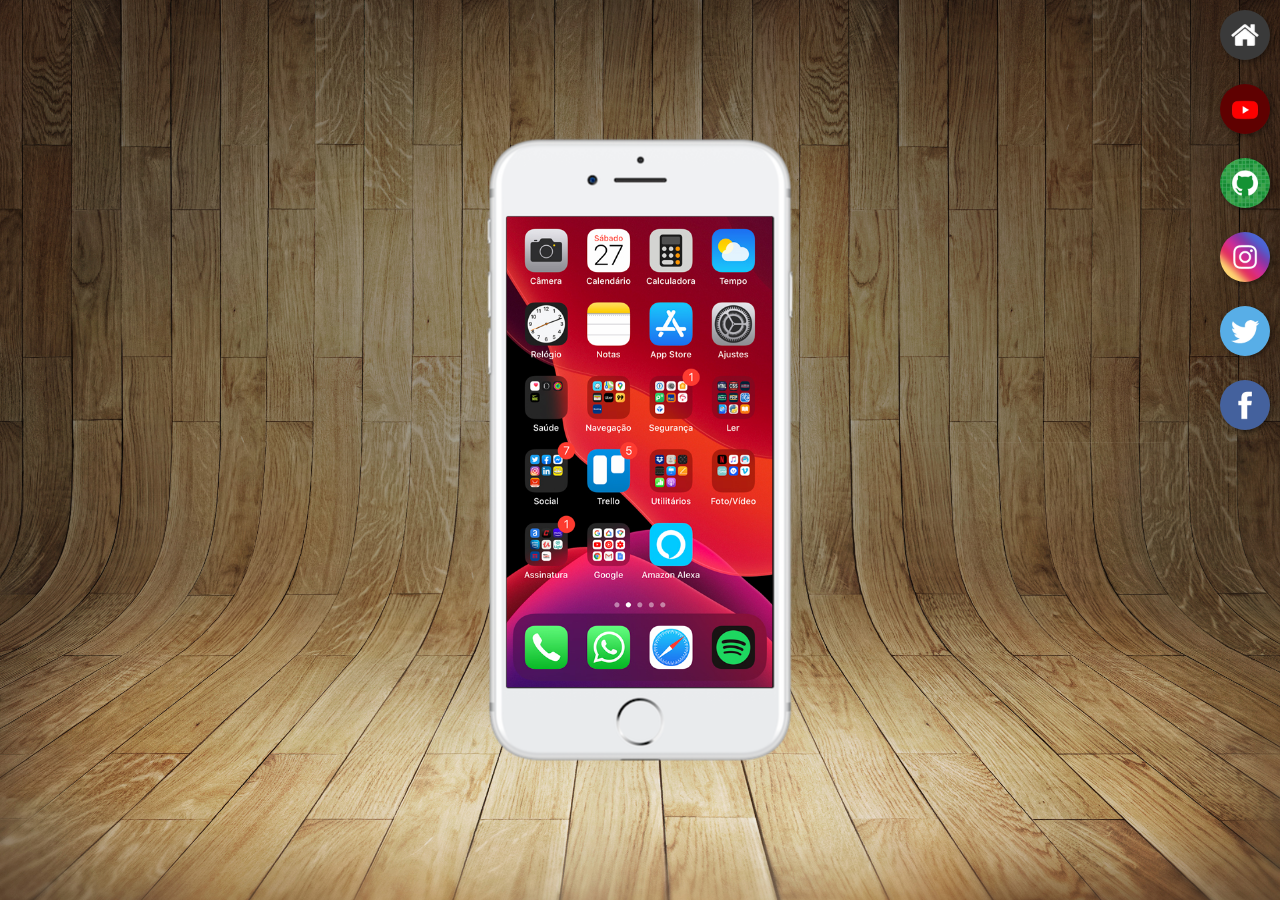
<file: index.html>
<!DOCTYPE html>
<html lang="pt-br">
<head>
    <meta charset="UTF-8">
    <meta name="viewport" content="width=device-width, initial-scale=1.0">
    <link rel="shortcut icon" href="favicon.ico" type="image/x-icon">
    <link rel="stylesheet" href="estilo/style.css">
    <title>Projeto Social</title>
</head>
<body>
    <main>
        <section id="telefone">
            <iframe src="home.html" name="tela" id="tela" frameborder="0">
                Seu navegador não é comptível com este recurso.
            </iframe>
        </section>

        <section id="redes-sociais">
            <a href="home.html" target="tela"><img src="imagens/logo-home.jpg" alt="Home"></a><br>
            <a href="youtube.html" target="tela"><img src="imagens/logo-youtube.jpg" alt="YouTube"></a><br>
            <a href="github.html" target="tela"><img src="imagens/logo-github.jpg" alt="Github"></a><br>
            <a href="instagram.html" target="tela"><img src="imagens/logo-instagram.jpg" alt="Instagram"></a><br>
            <a href="twitter.html" target="tela"><img src="imagens/logo-twitter.jpg" alt="Twitter"></a><br>
            <a href="facebook.html" target="tela"><img src="imagens/logo-facebook.jpg" alt="Facebook"></a>
        </section>
    </main>
</body>
</html>
</file>
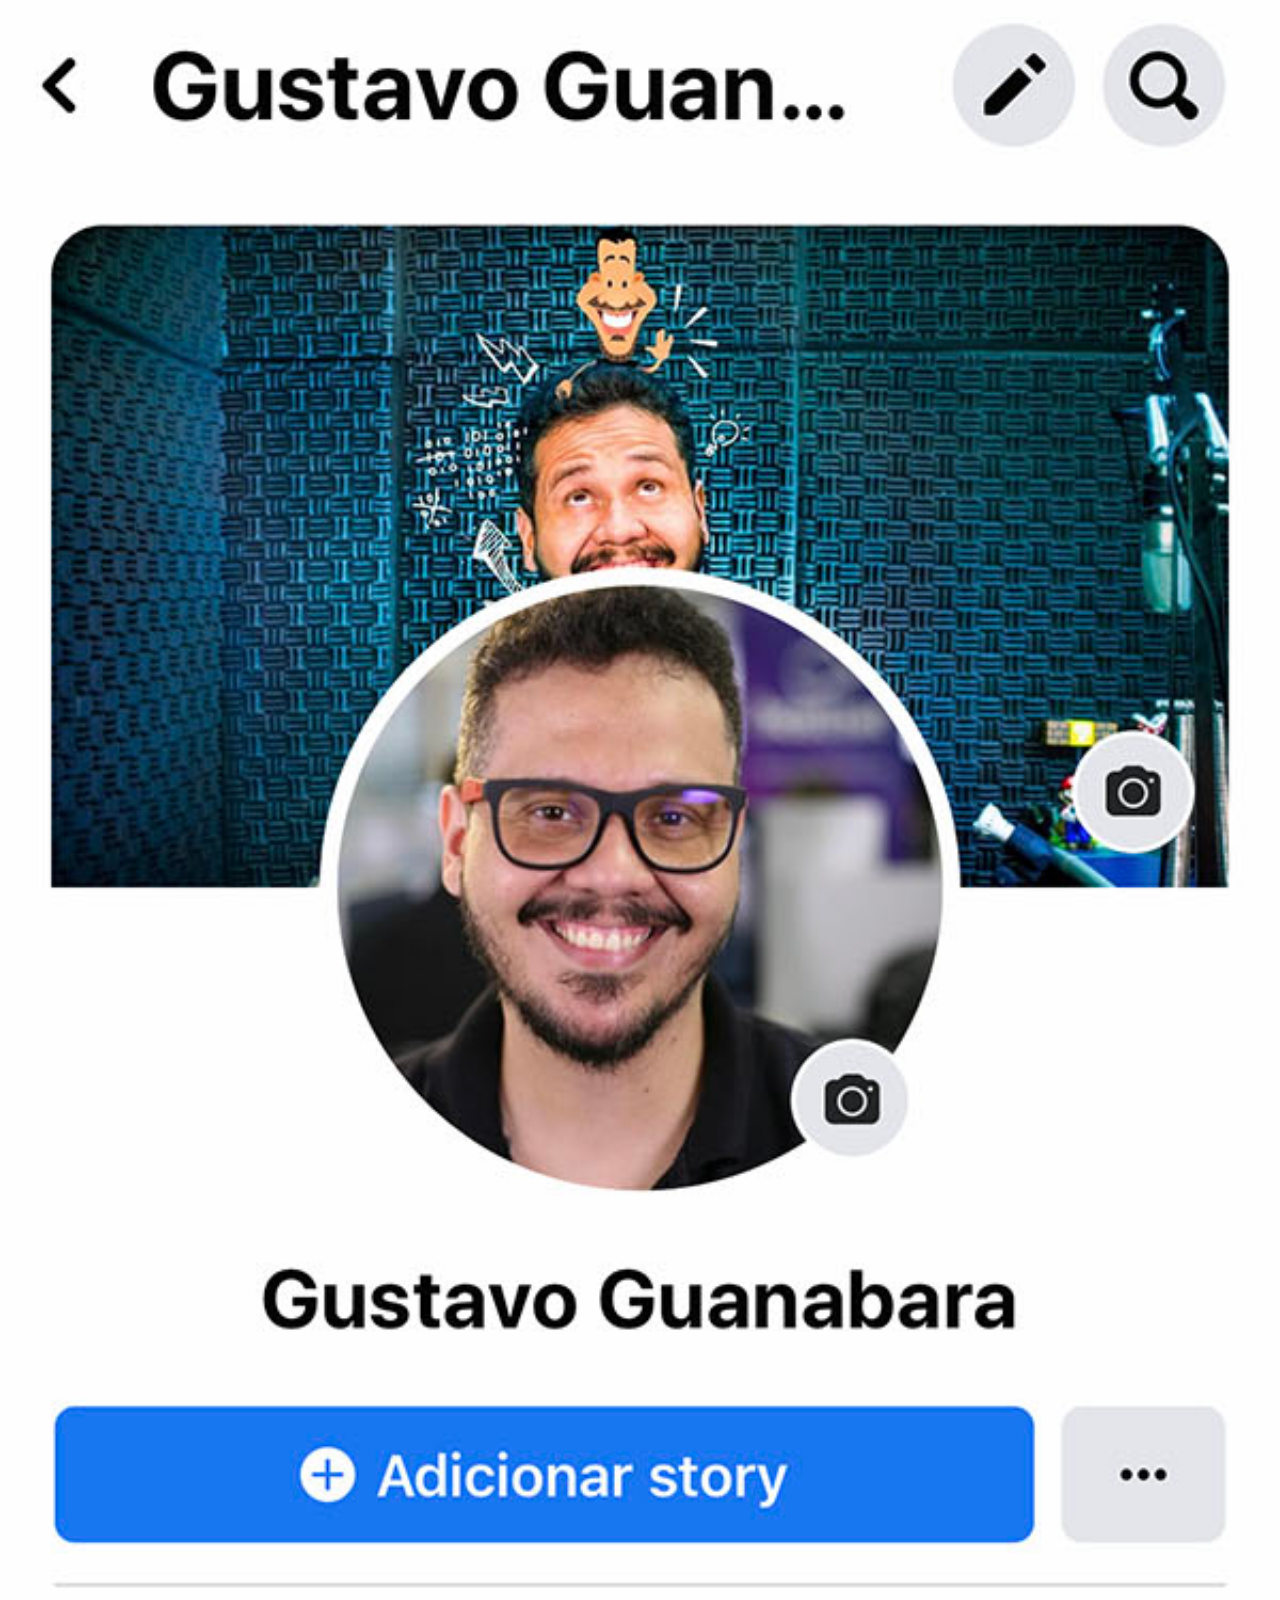
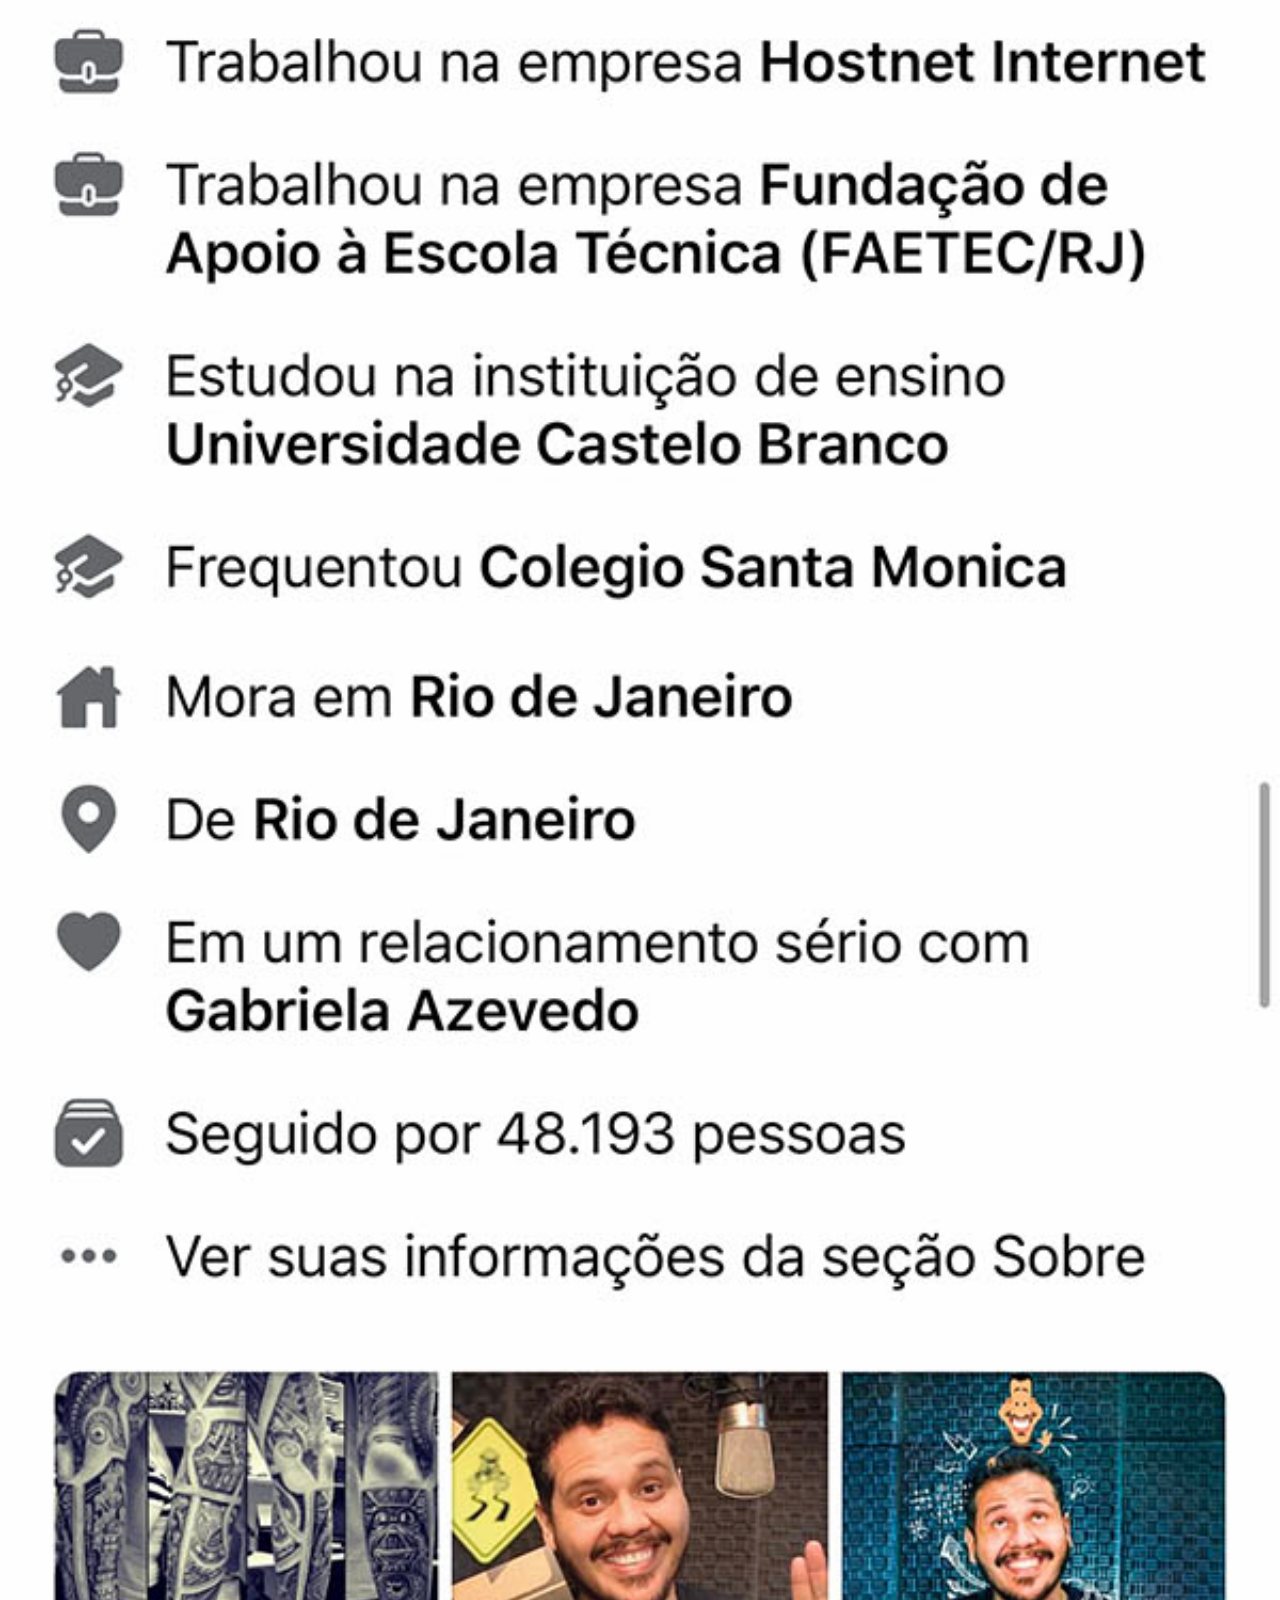
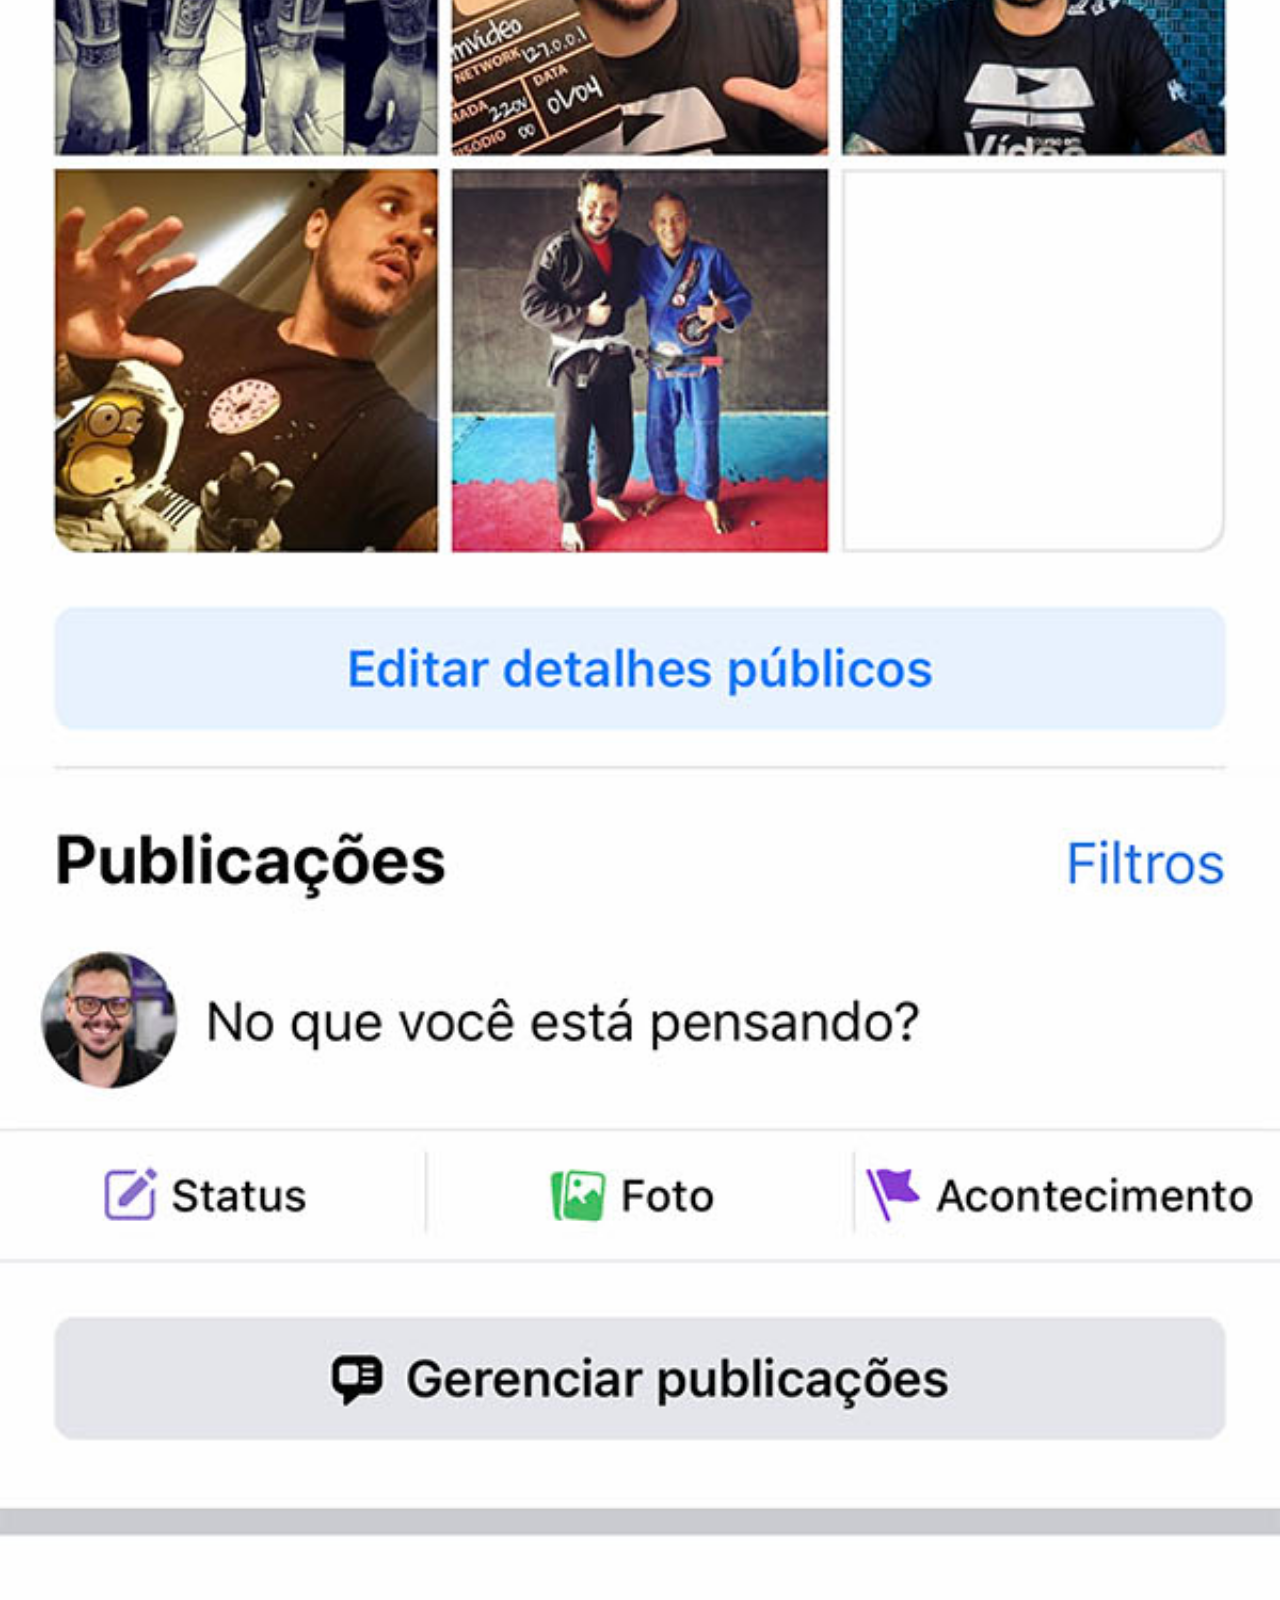
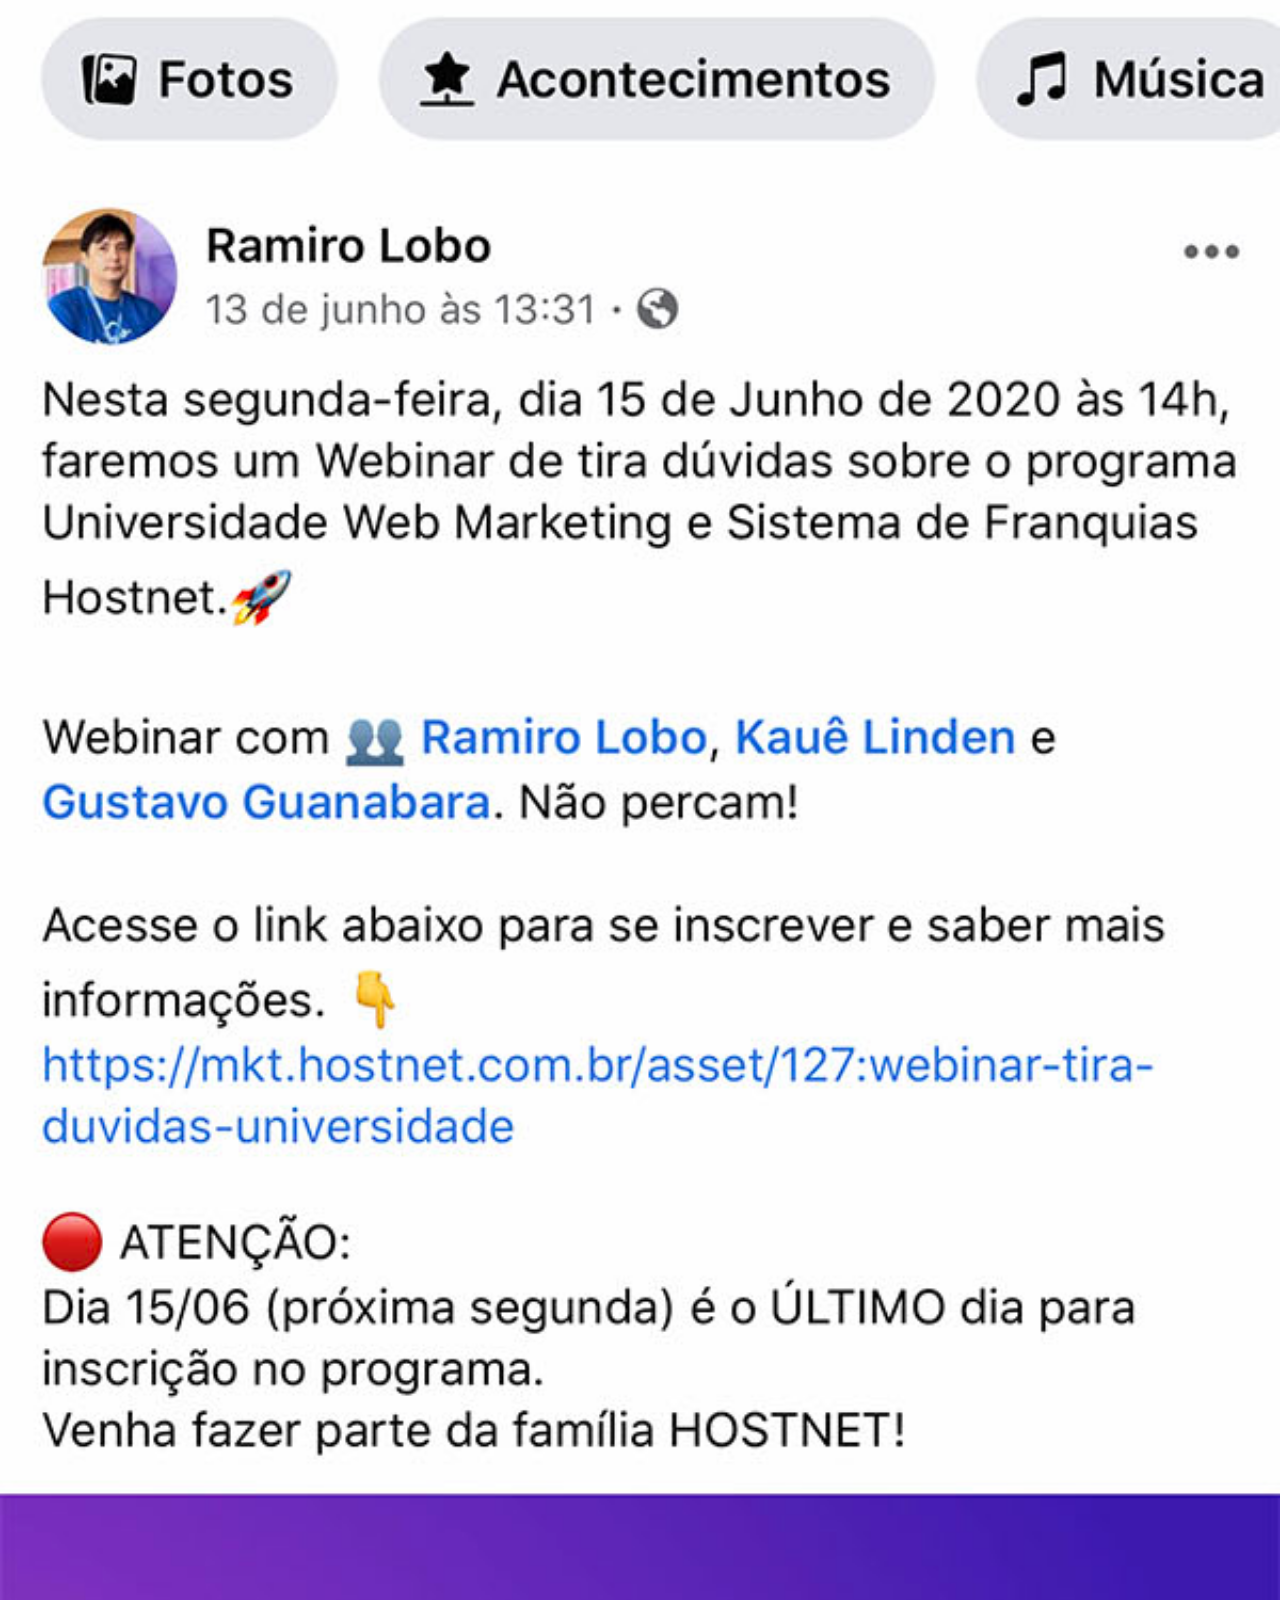
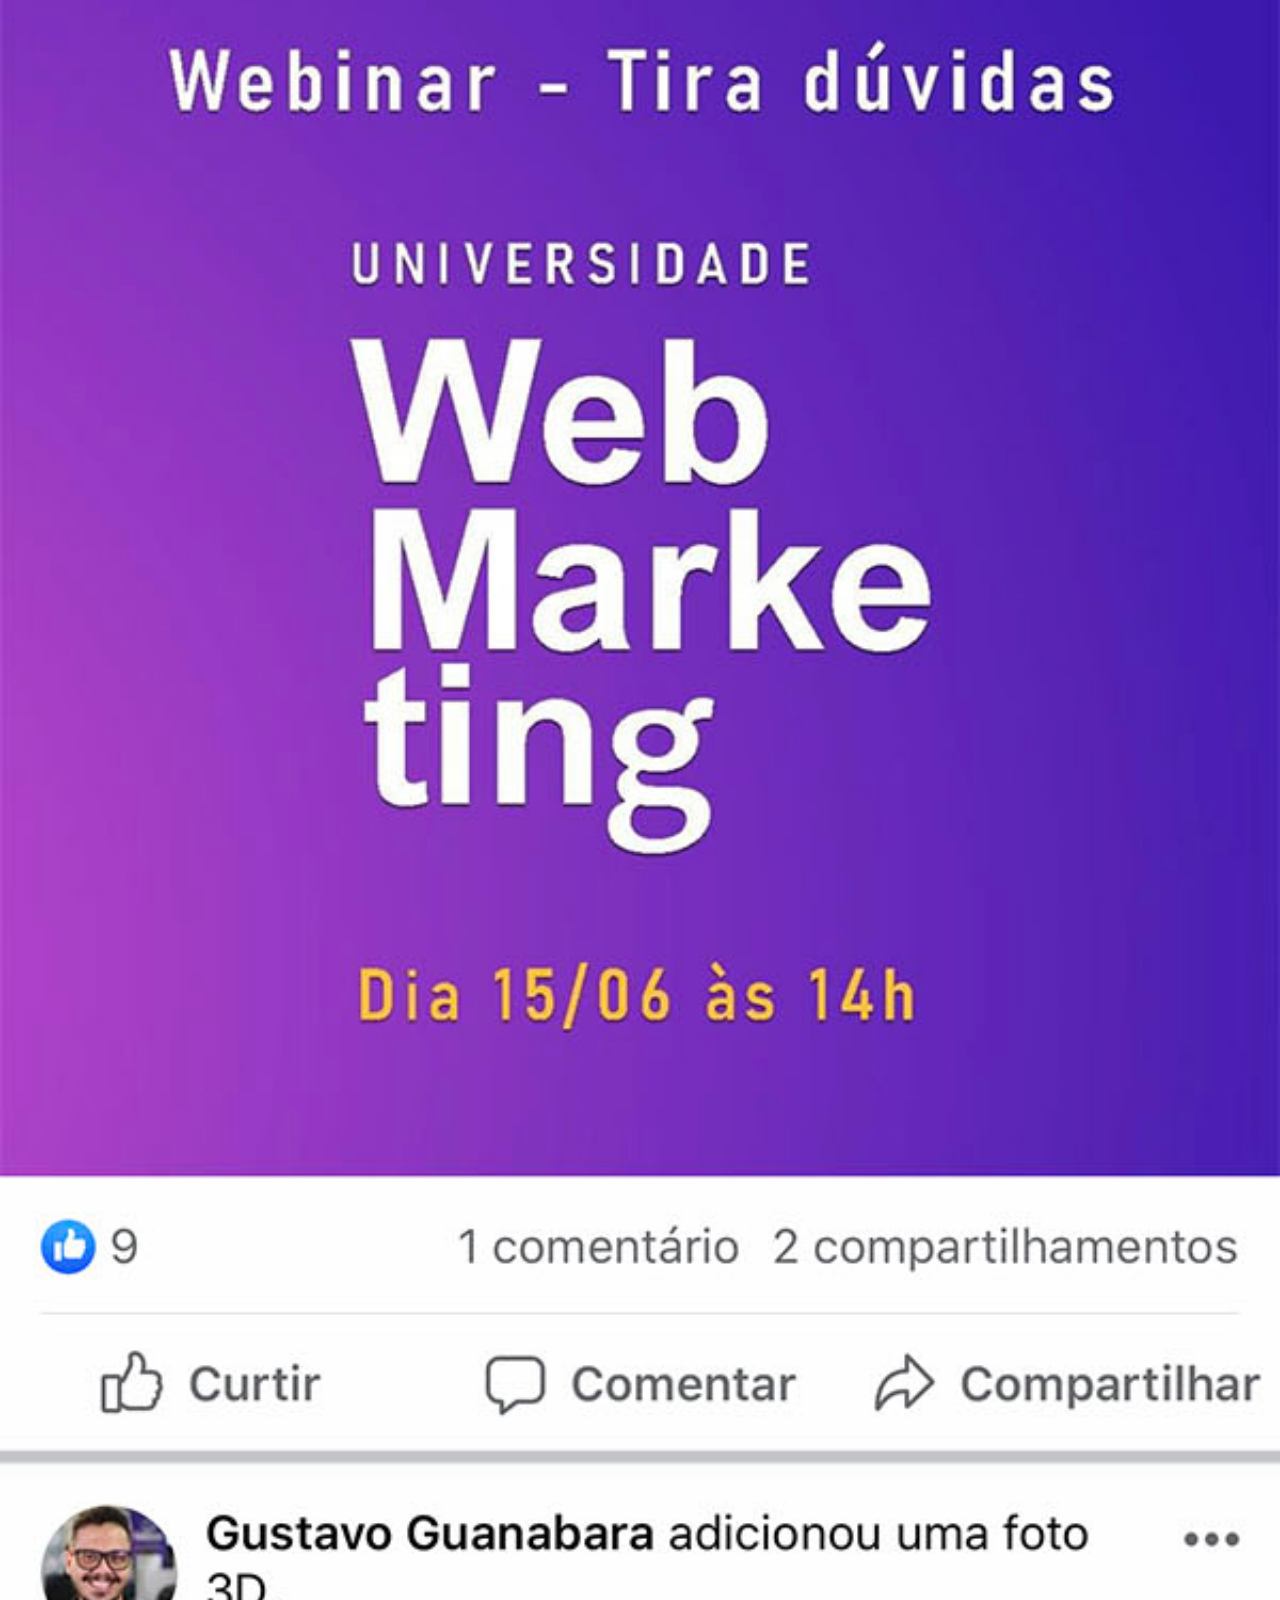
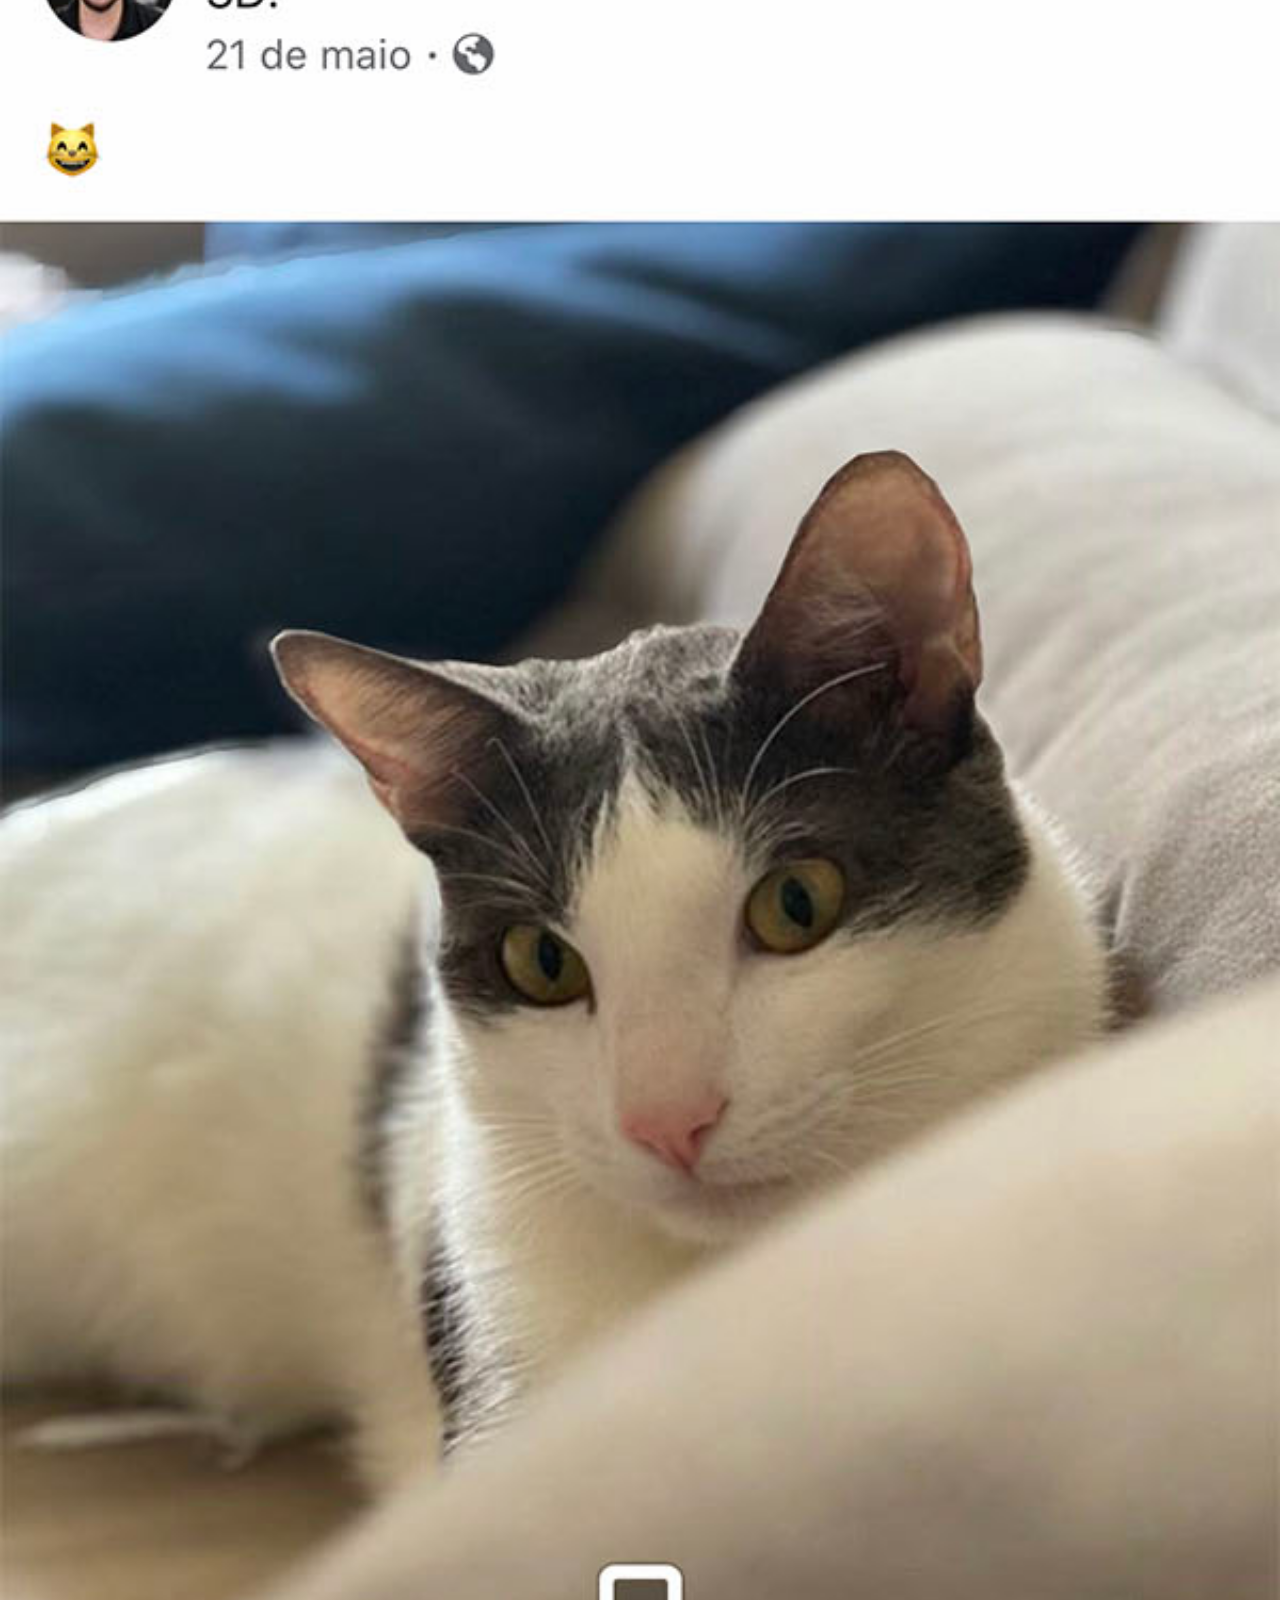
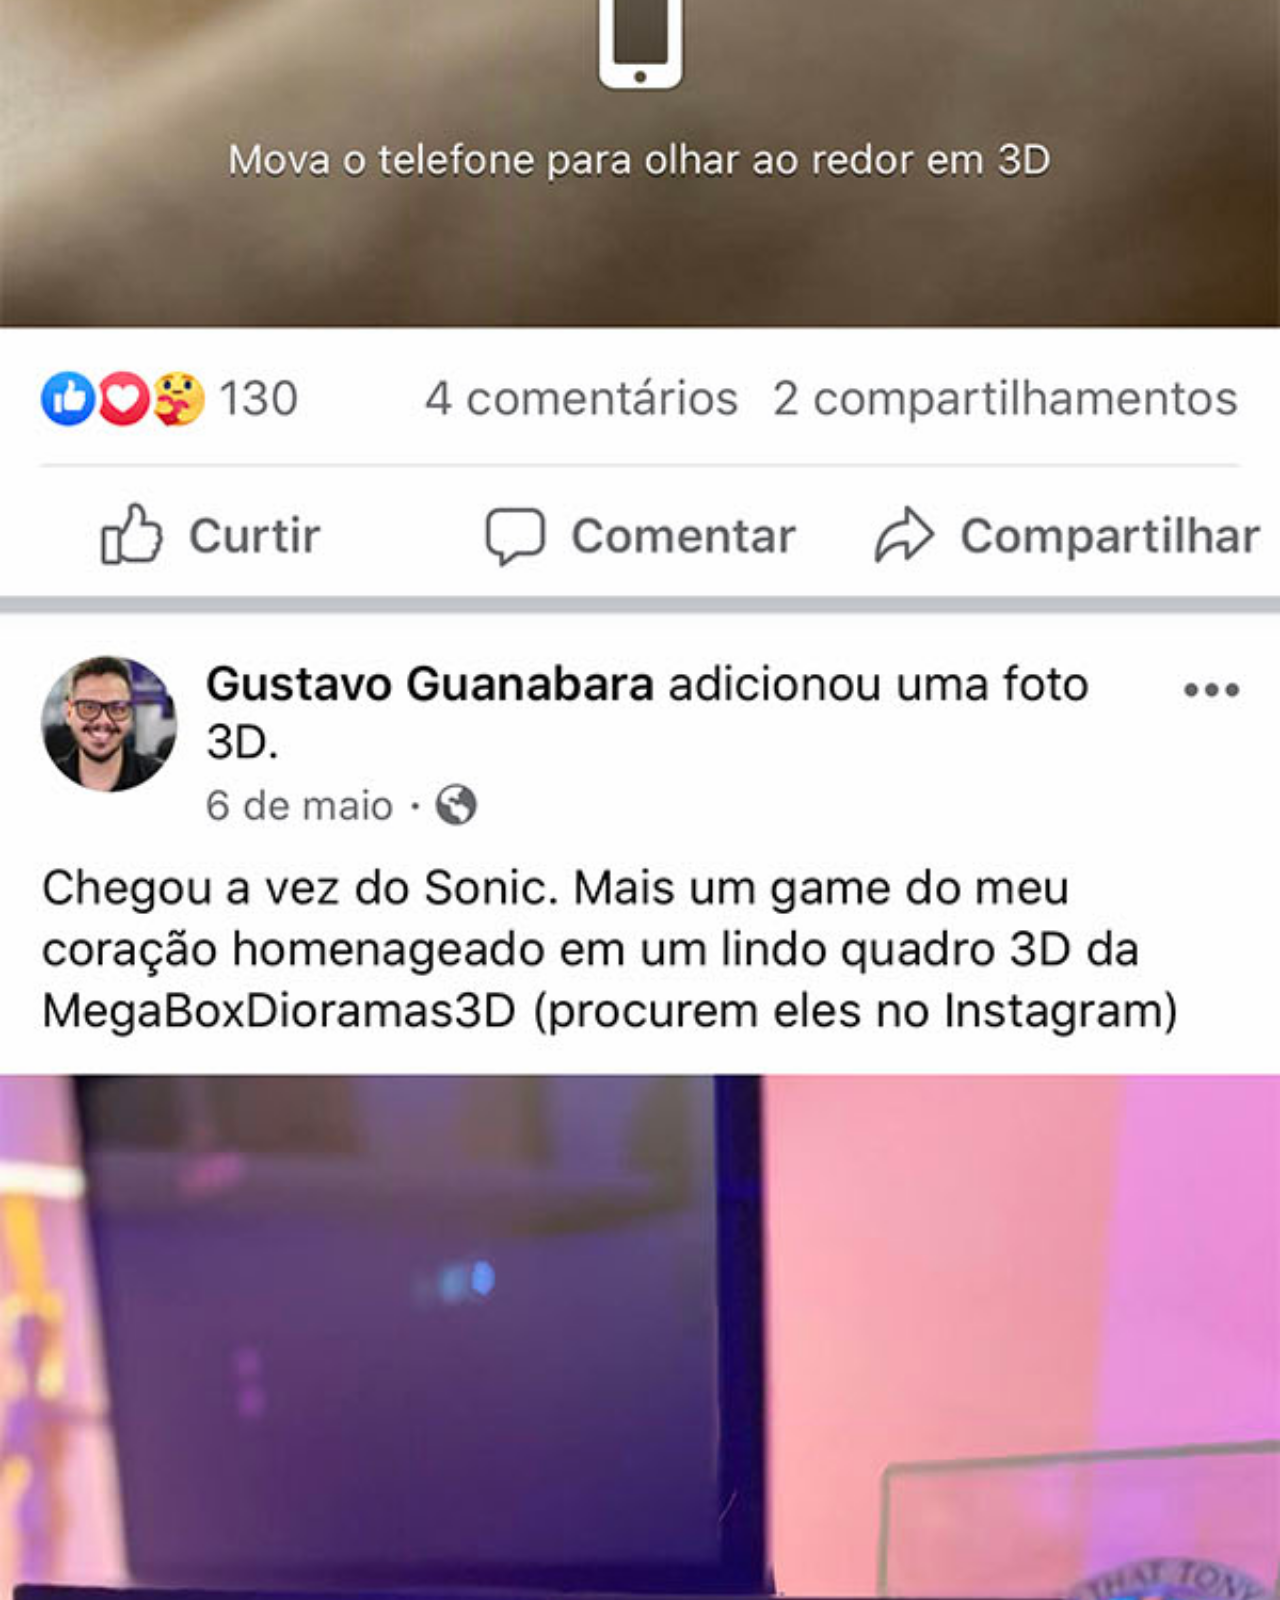
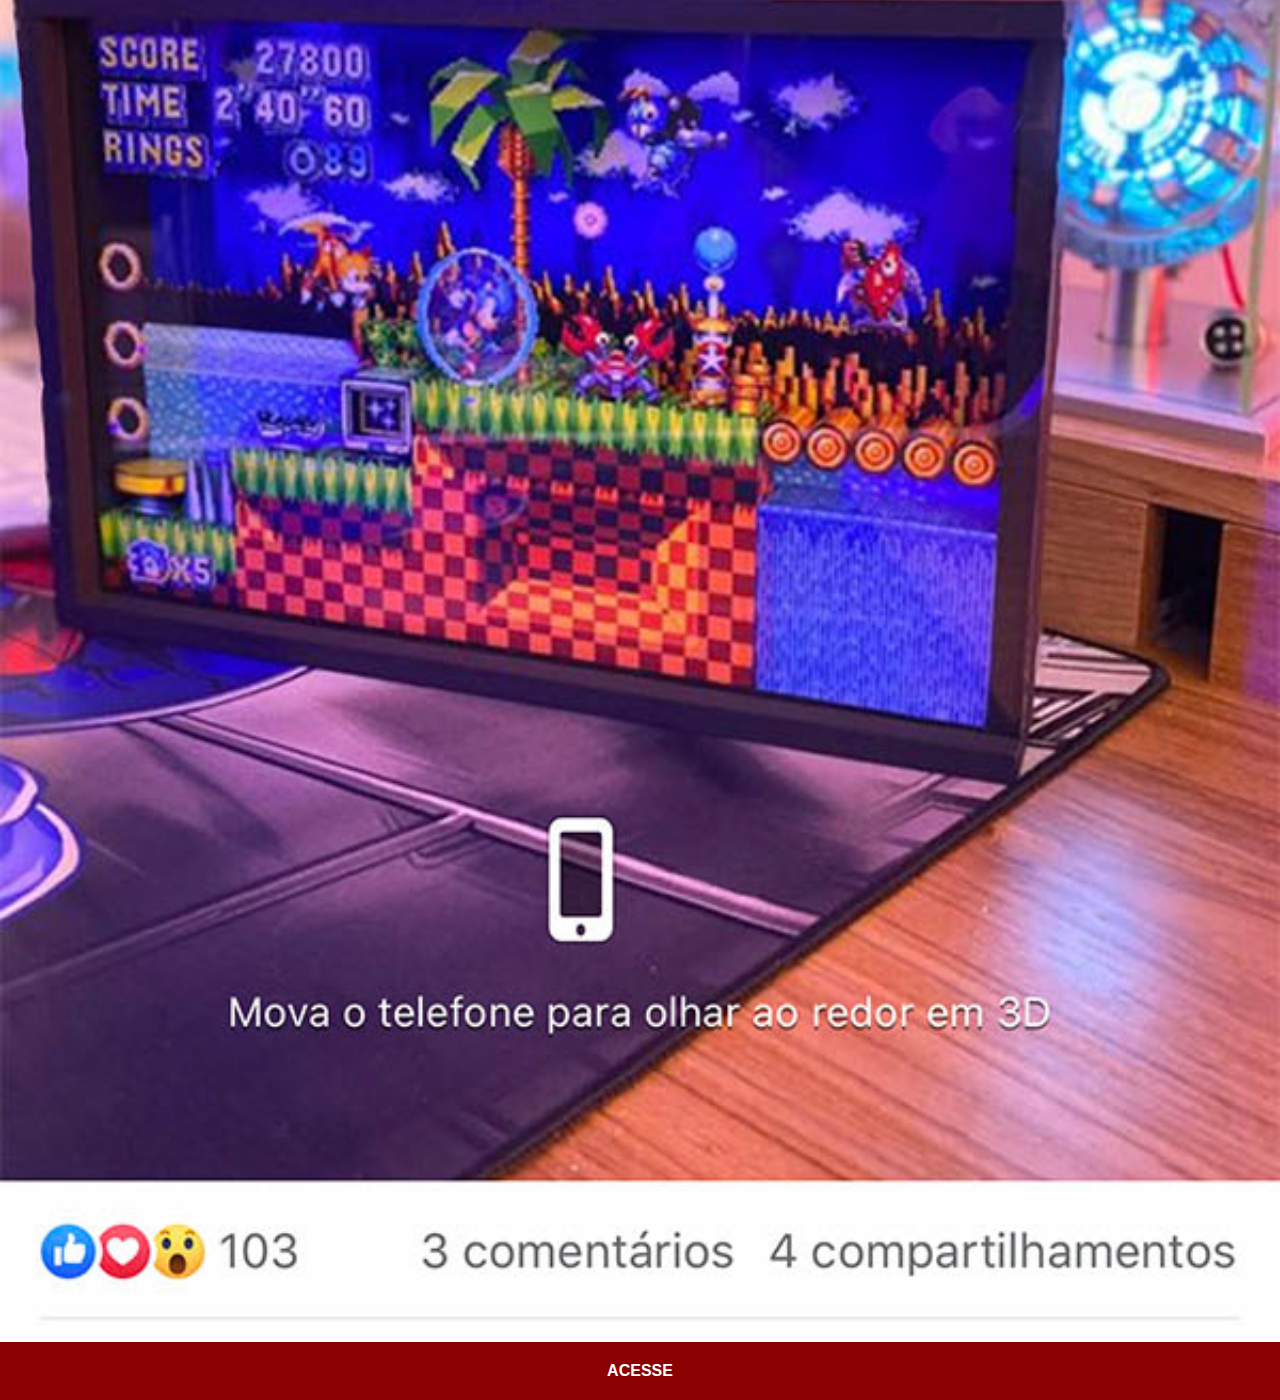
<file: facebook.html>
<!DOCTYPE html>
<html lang="pt-br">
<head>
    <meta charset="UTF-8">
    <meta name="viewport" content="width=device-width, initial-scale=1.0">
    <title>Facebook</title>
    <link rel="stylesheet" href="estilo/social.css">
</head>
<body>
    <img src="imagens/tela-facebook.jpg" alt="Facebook">
    <a href="https://www.facebook.com/gustavoguanabara" target="_blank">ACESSE</a>
</body>
</html>
</file>
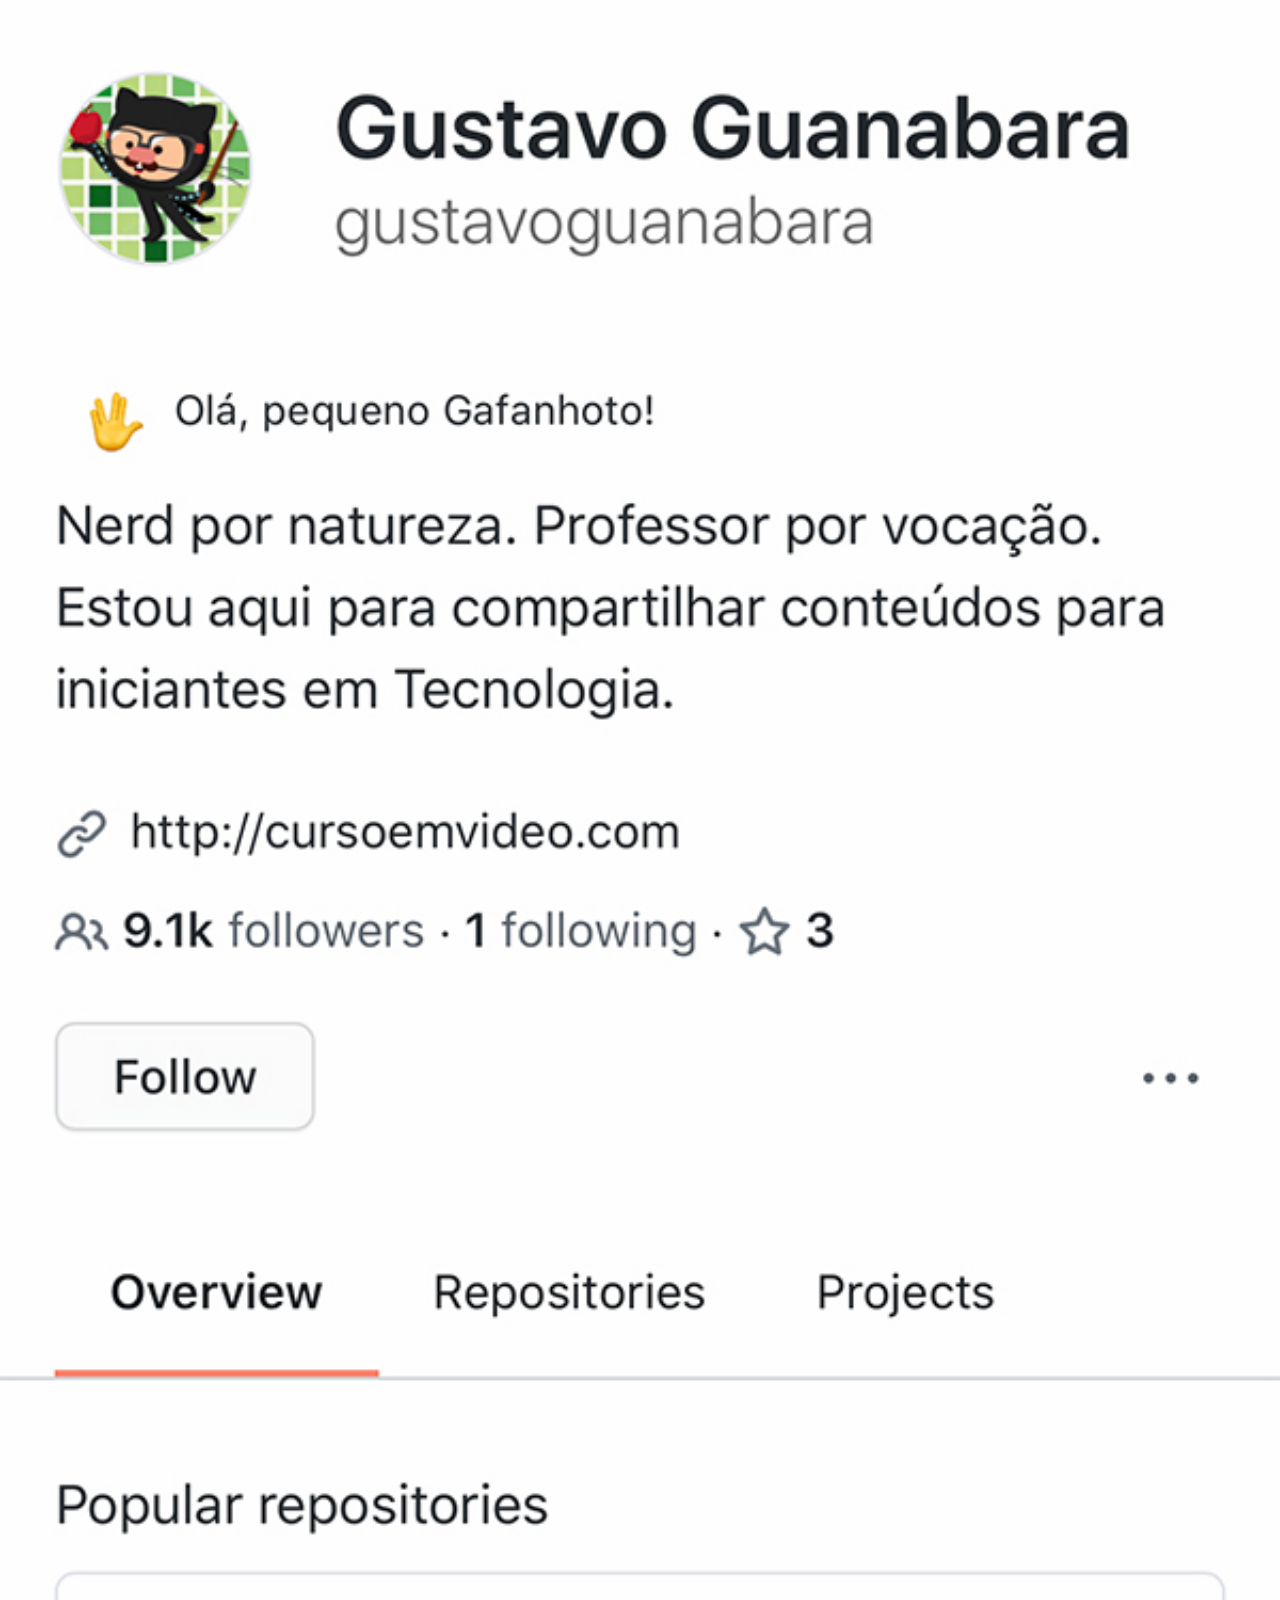
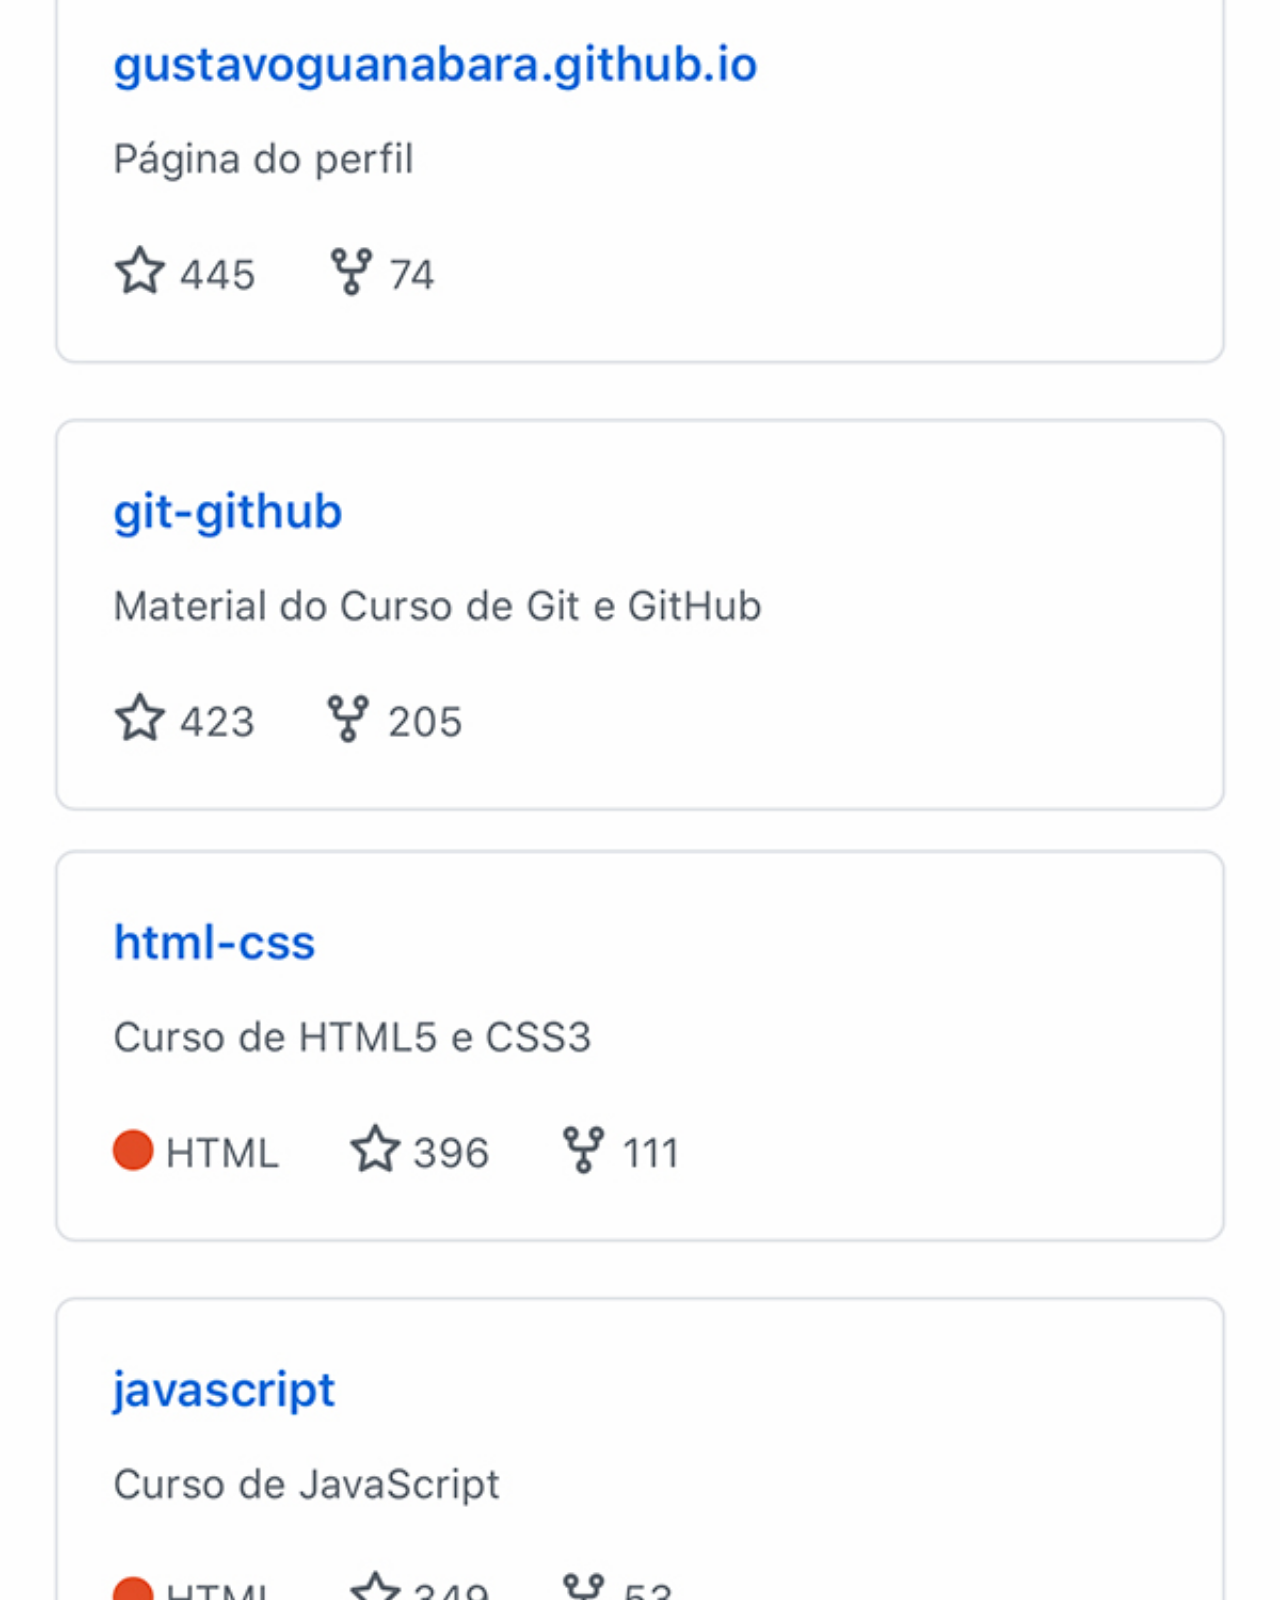
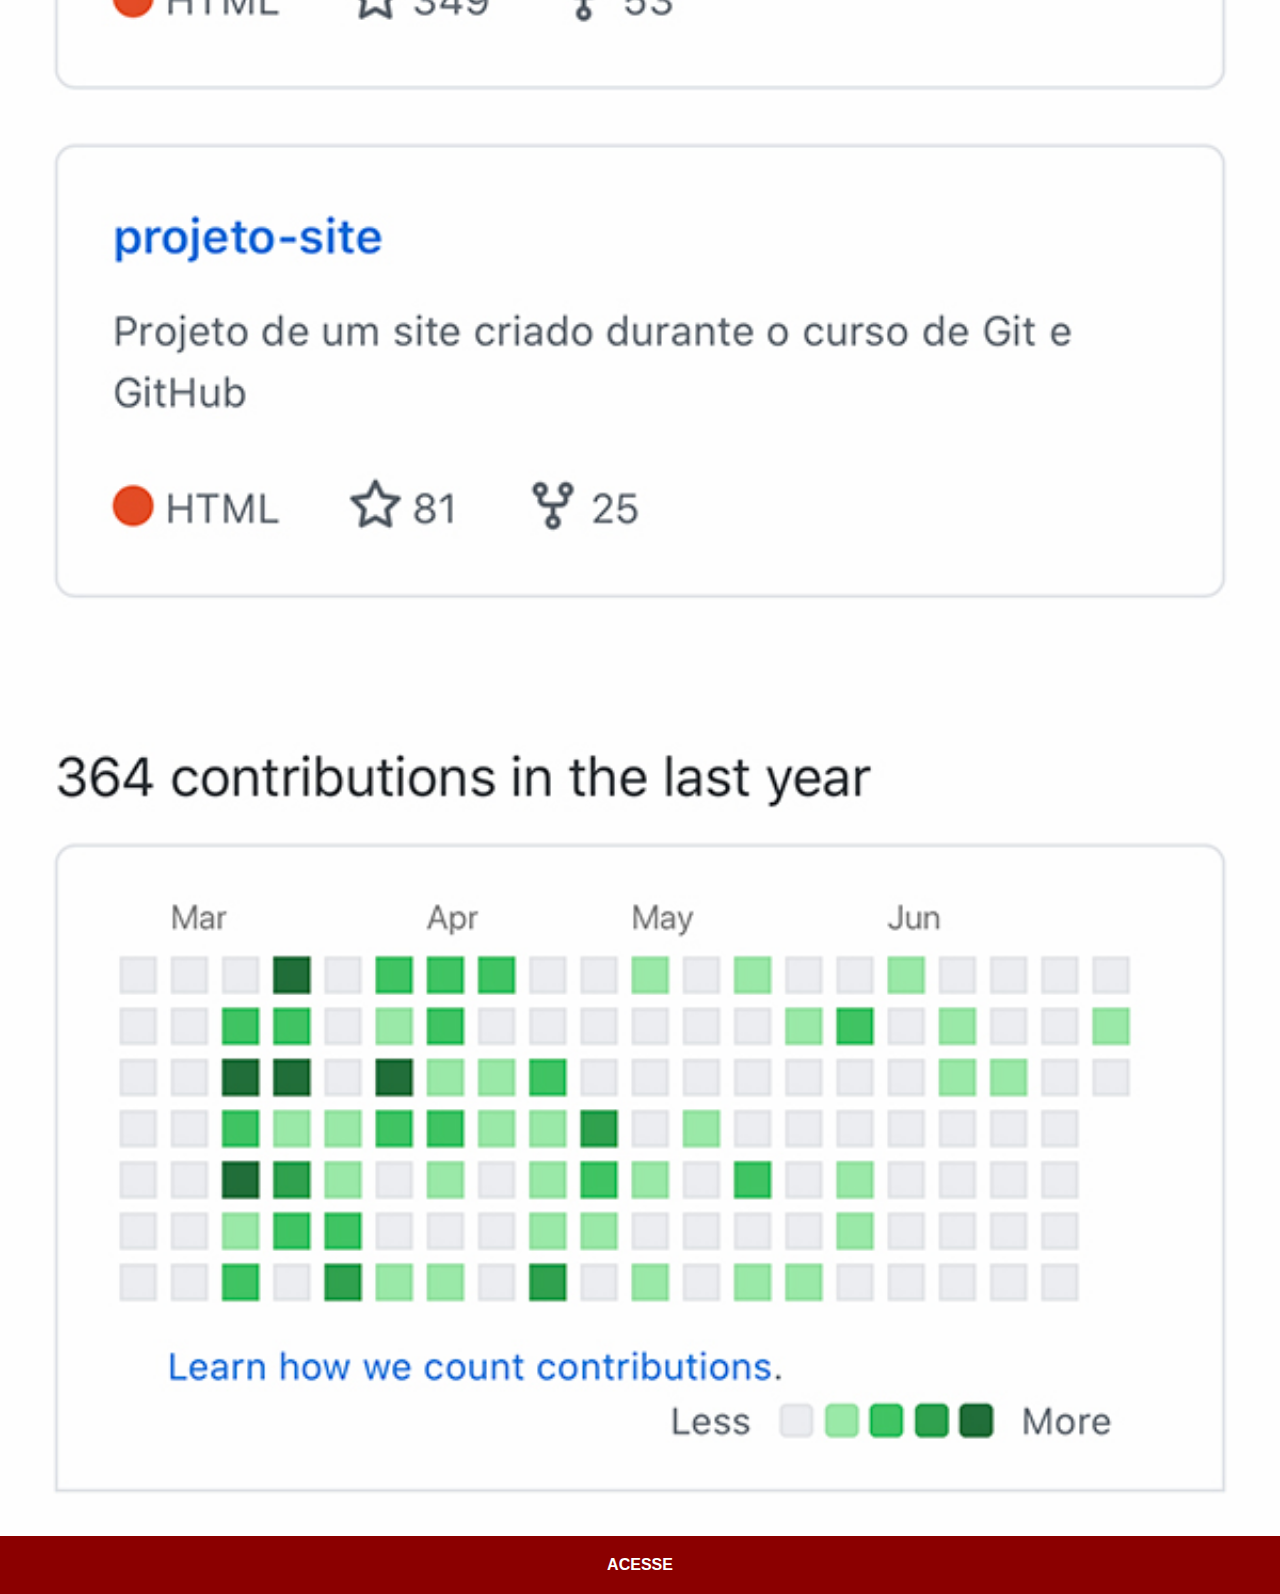
<file: github.html>
<!DOCTYPE html>
<html lang="pt-br">
<head>
    <meta charset="UTF-8">
    <meta name="viewport" content="width=device-width, initial-scale=1.0">
    <title>Github</title>
  <link rel="stylesheet" href="estilo/social.css">
    </style>
</head>
<body>
    <img src="imagens/tela-github.jpg" alt="Github">
    <a href="https://github.com/gustavoguanabara" target="_blank">ACESSE</a>
</body>
</html>
</file>
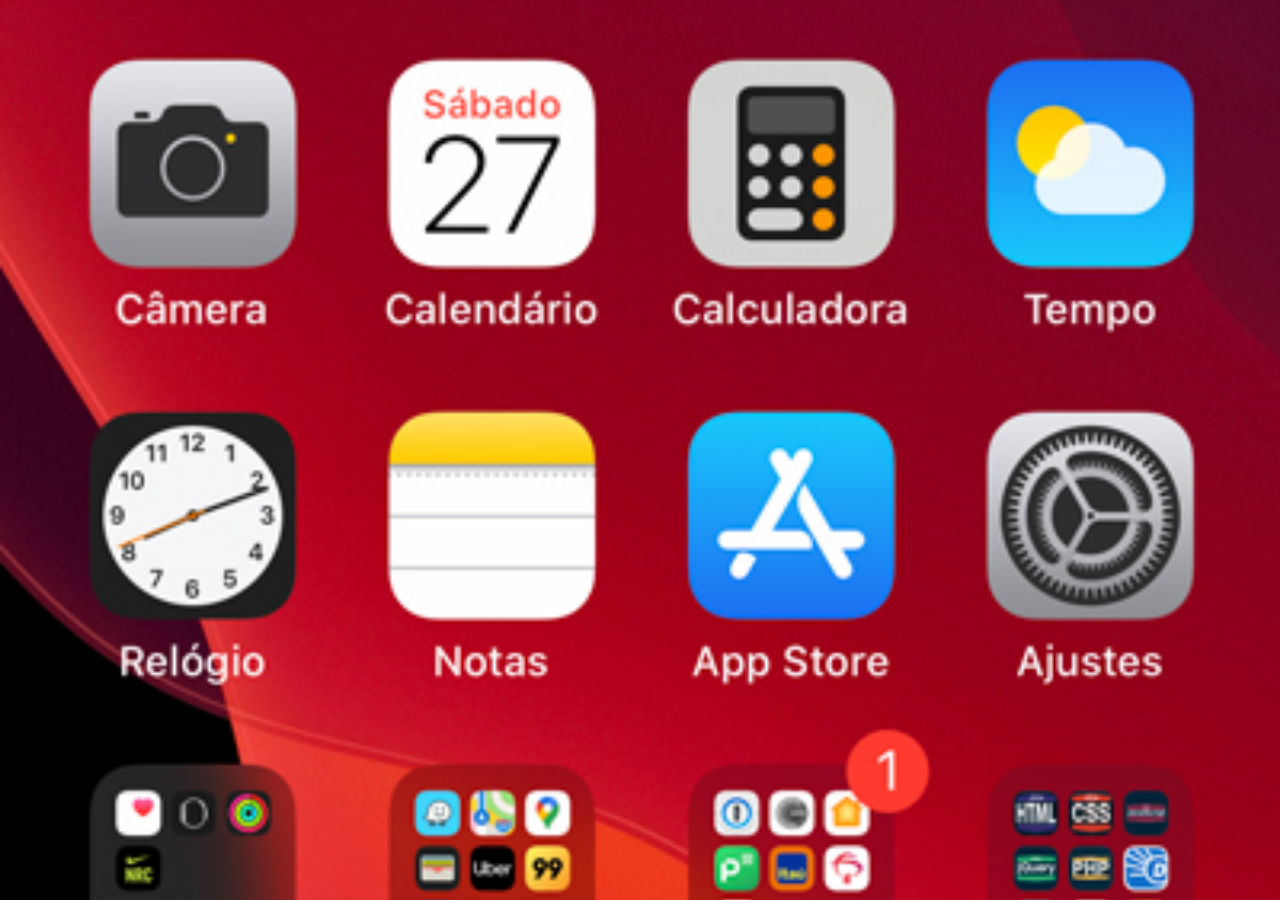
<file: home.html>
<!DOCTYPE html>
<html lang="pt-br">
<head>
    <meta charset="UTF-8">
    <meta name="viewport" content="width=device-width, initial-scale=1.0">
    <title>Home</title>
    <style>
        * {
            margin: 0px;
            padding: 0px;
        }

        body {
            width: 100vw;
            height: 100vh;
            background: black url('imagens/tela-home.jpg') no-repeat top center;
            background-size: cover;

        }

    </style>
</head>
<body>
    
</body>
</html>
</file>
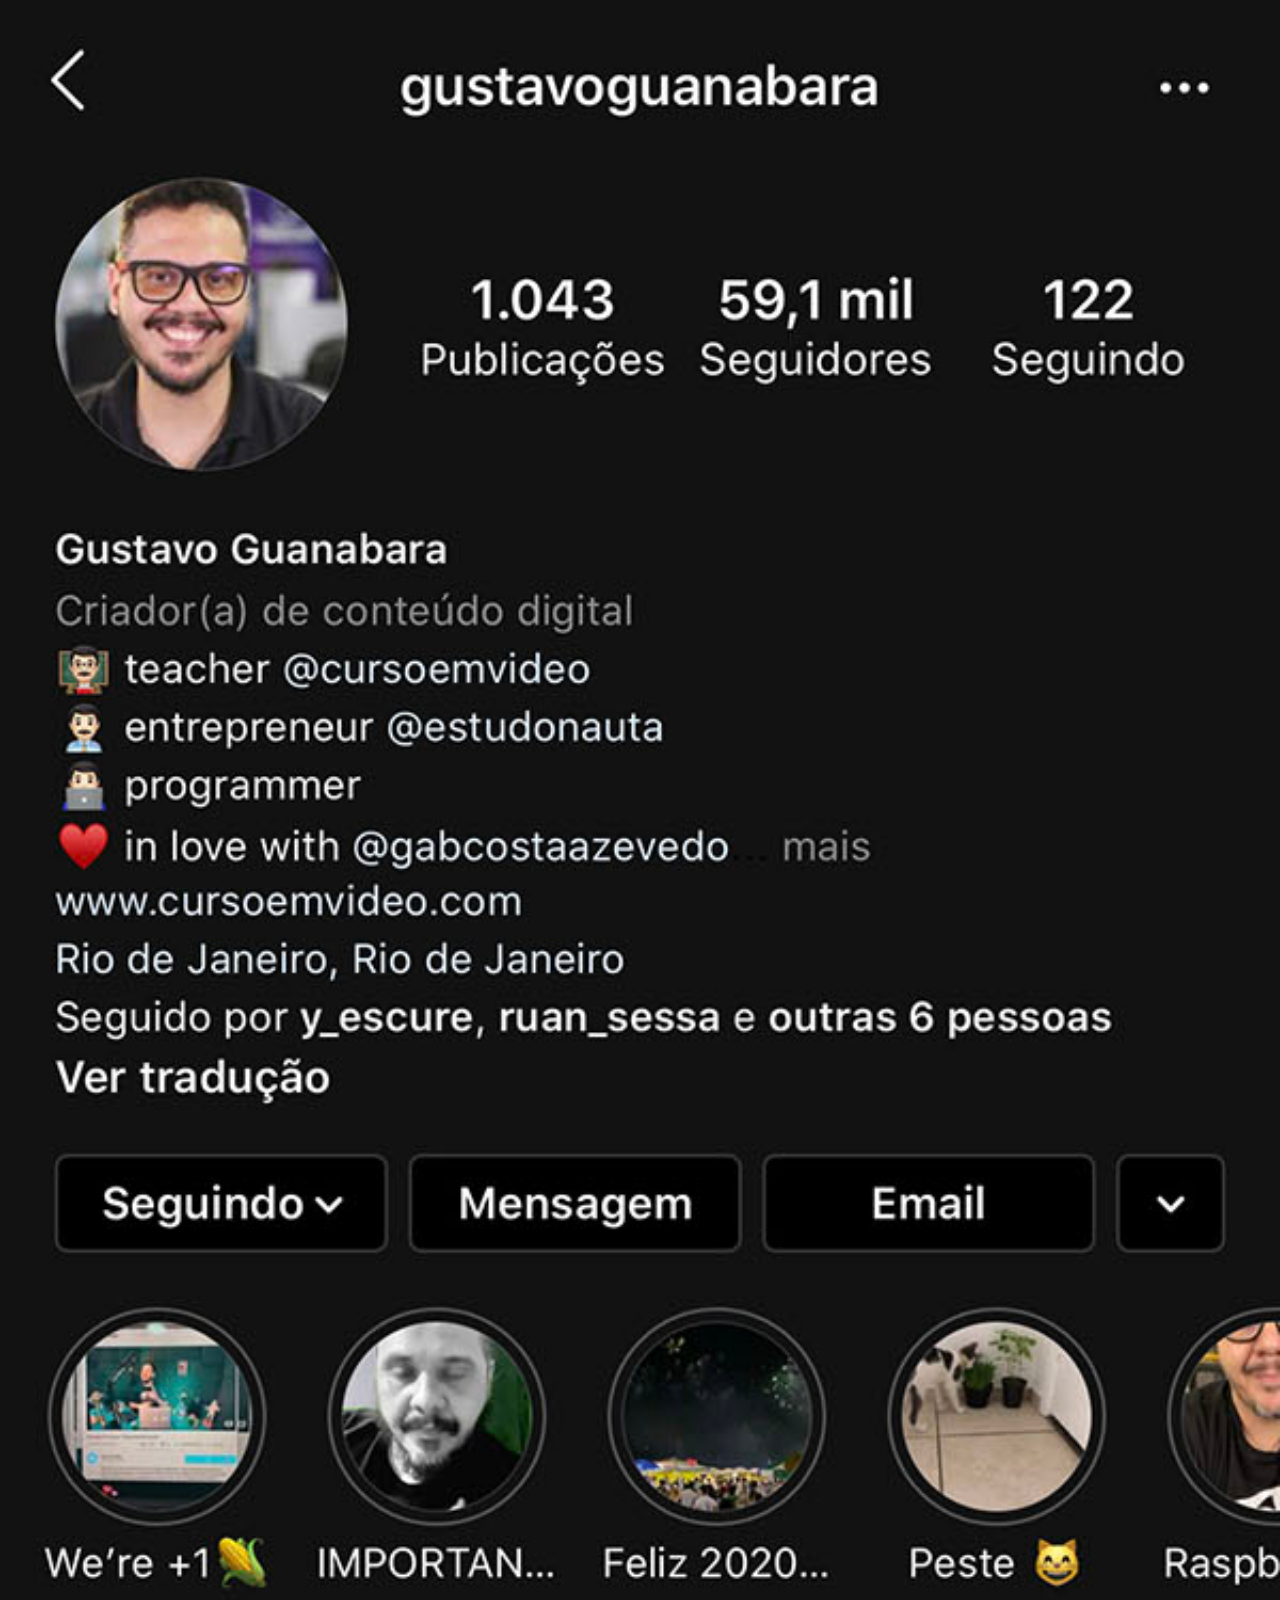
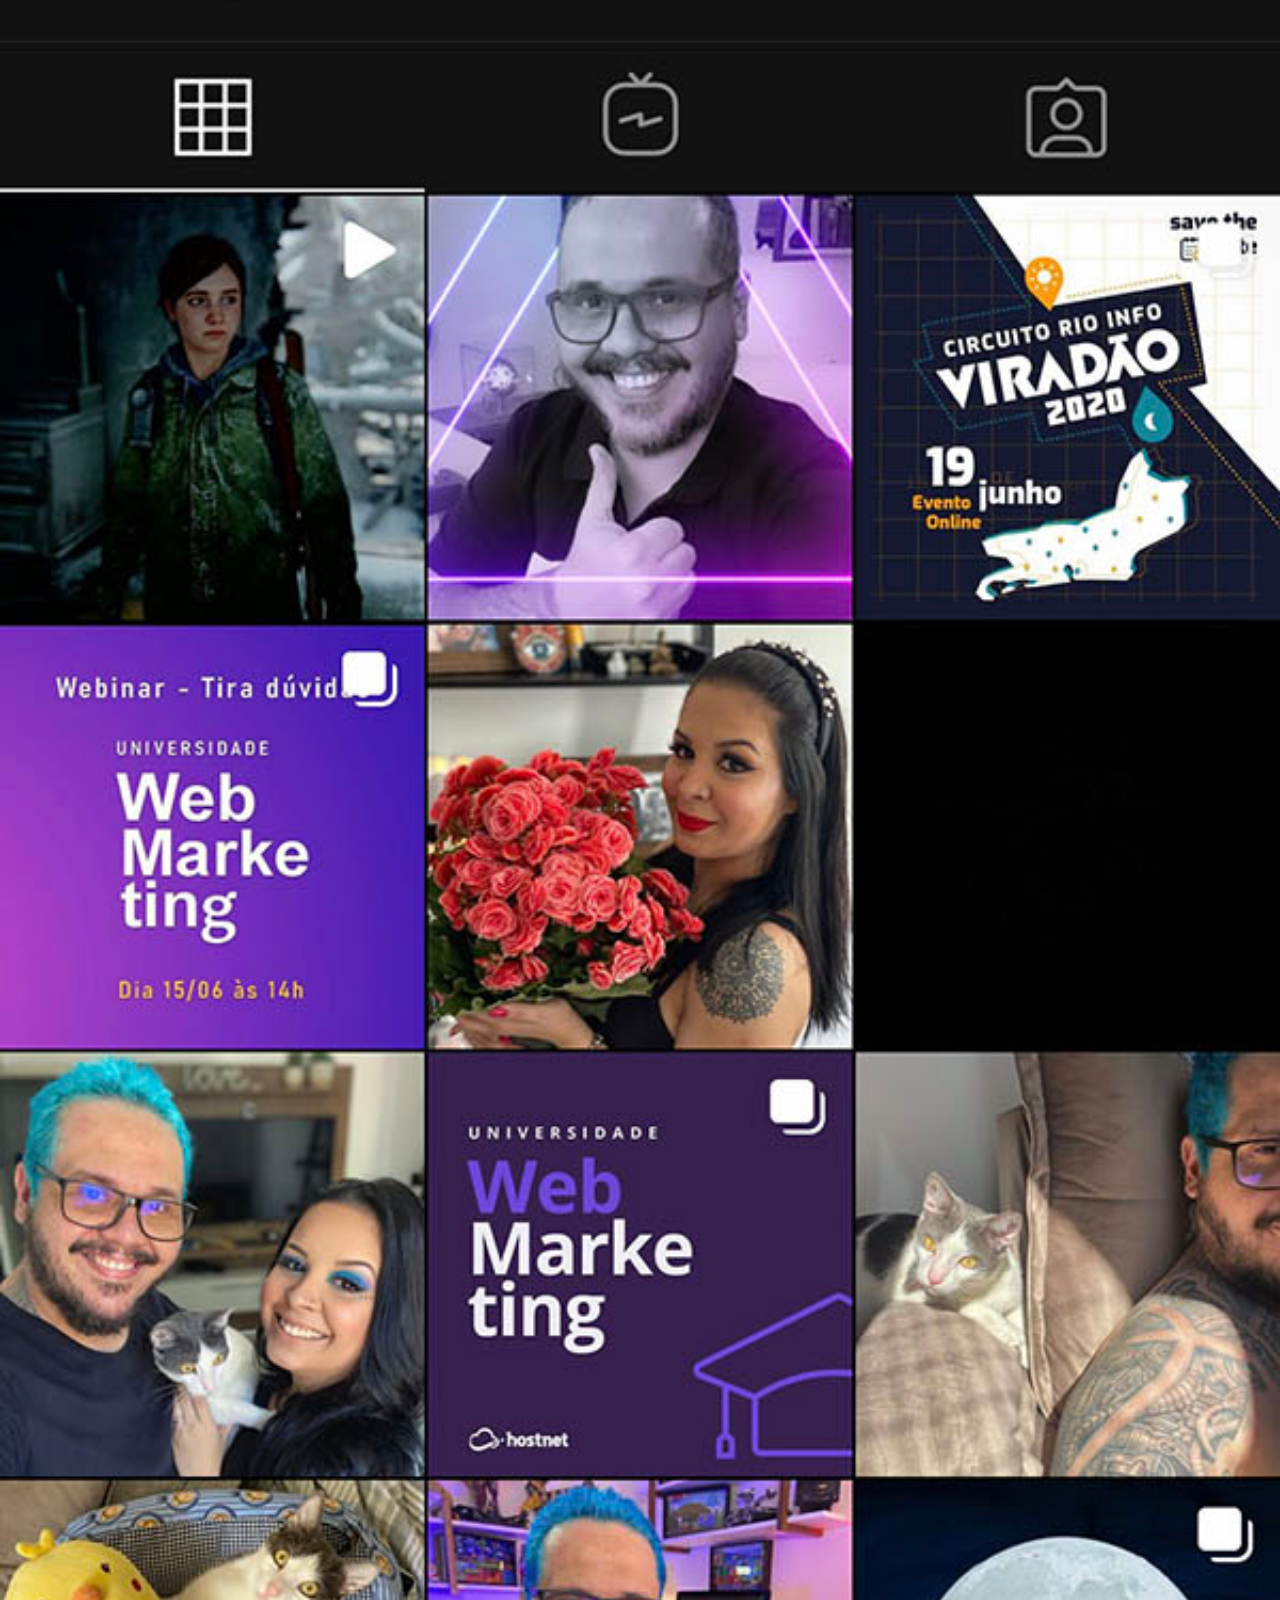
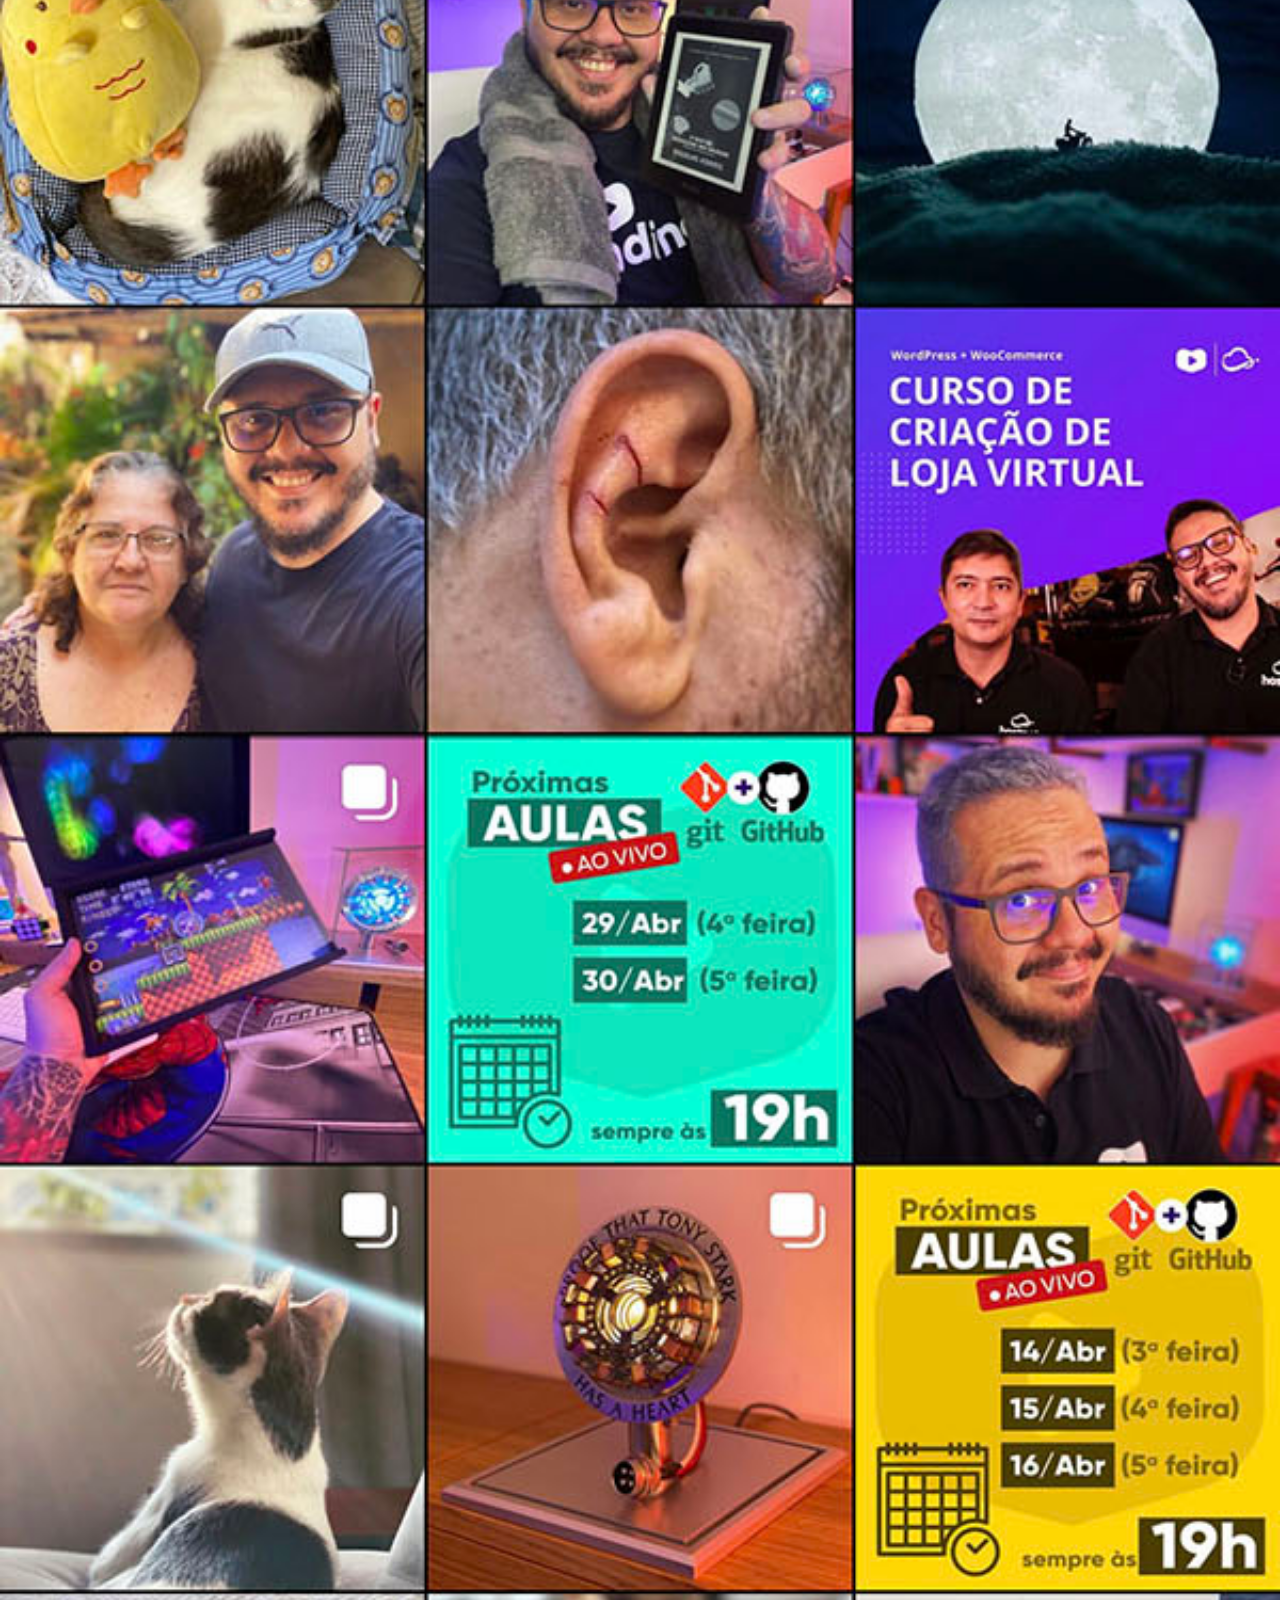
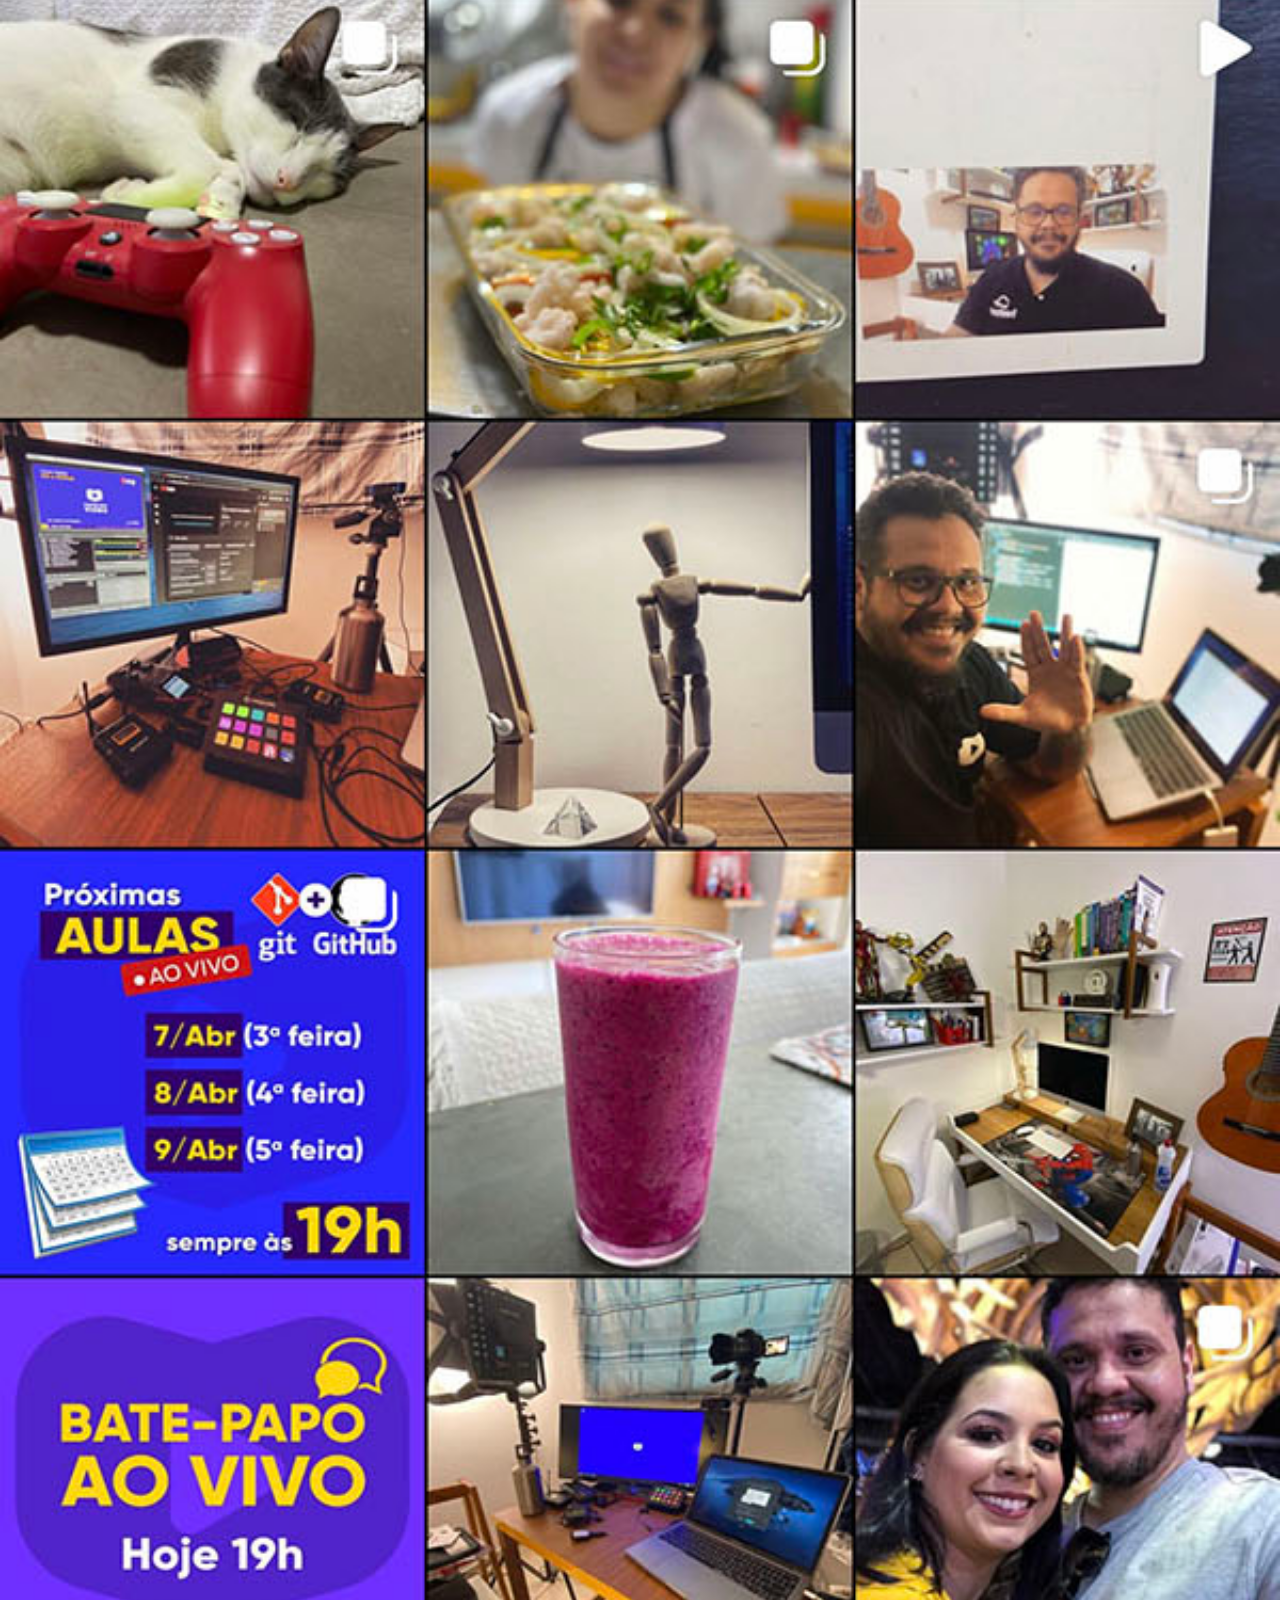
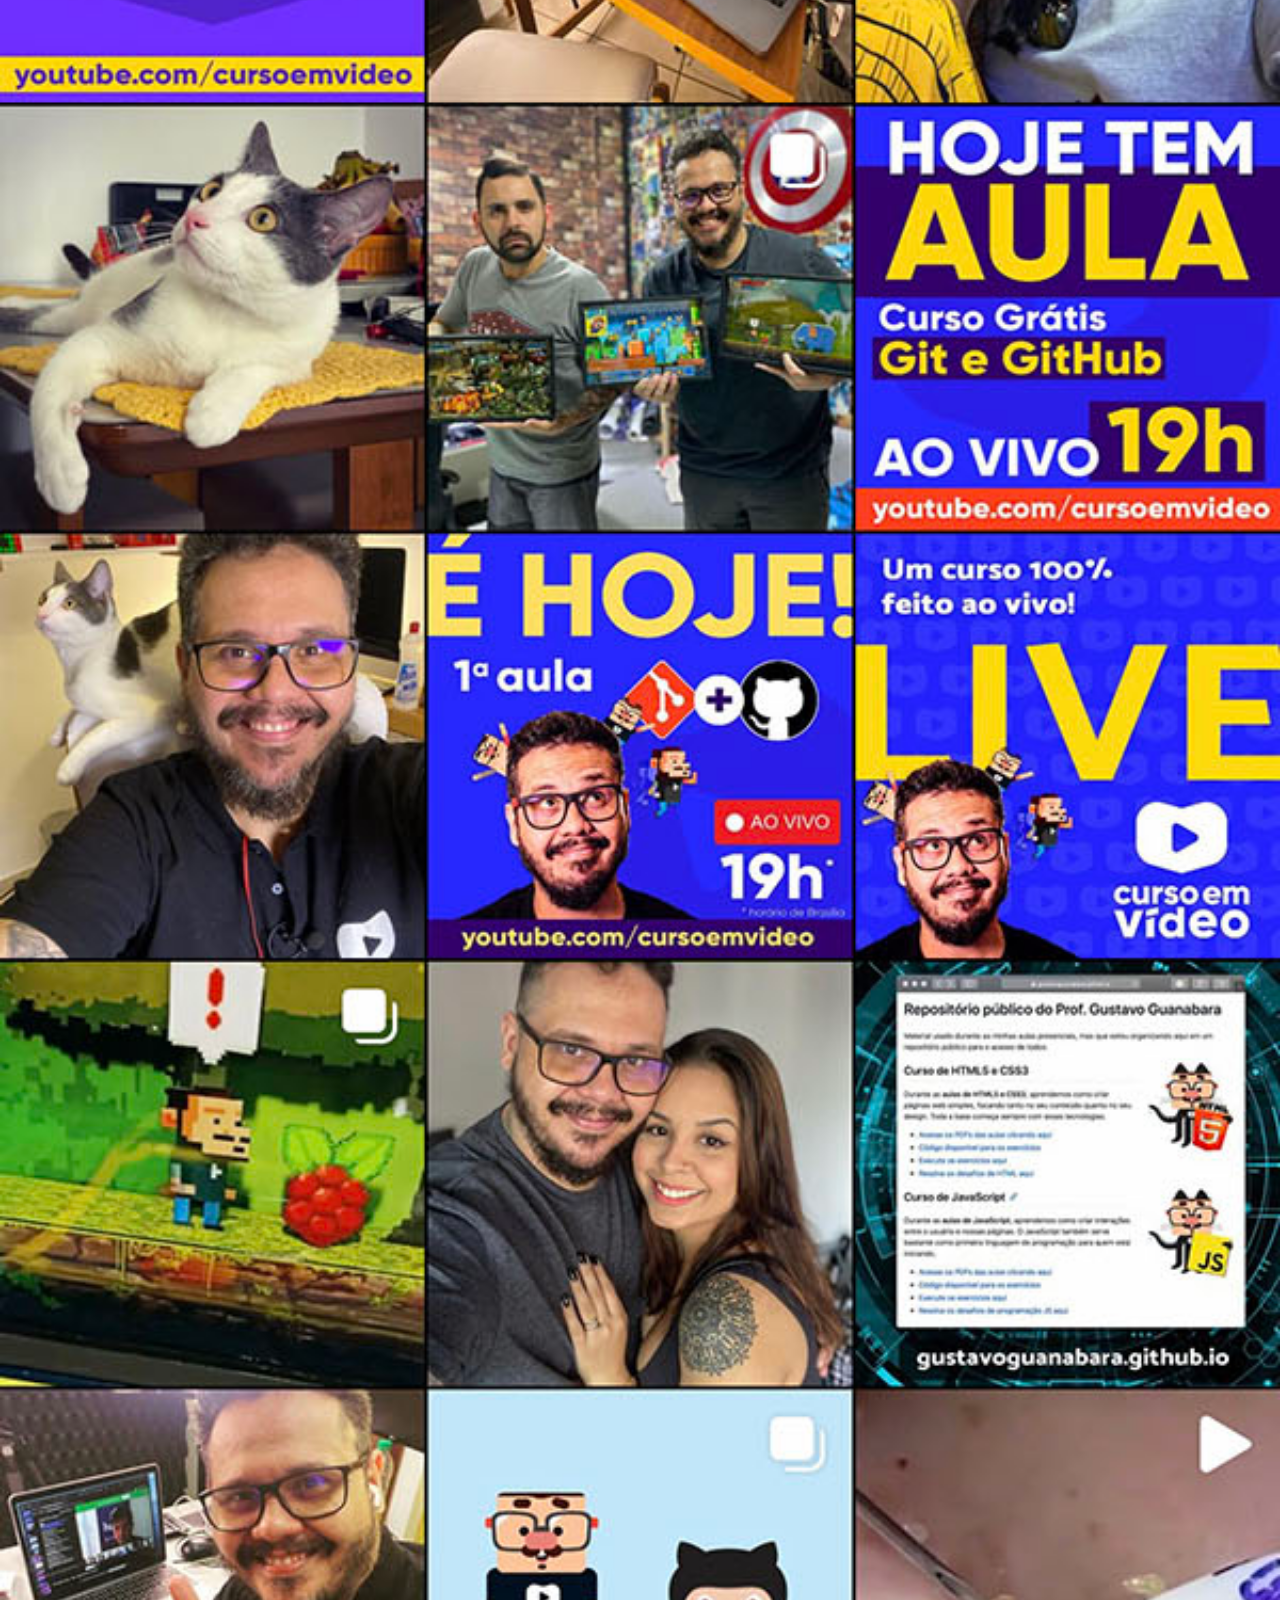
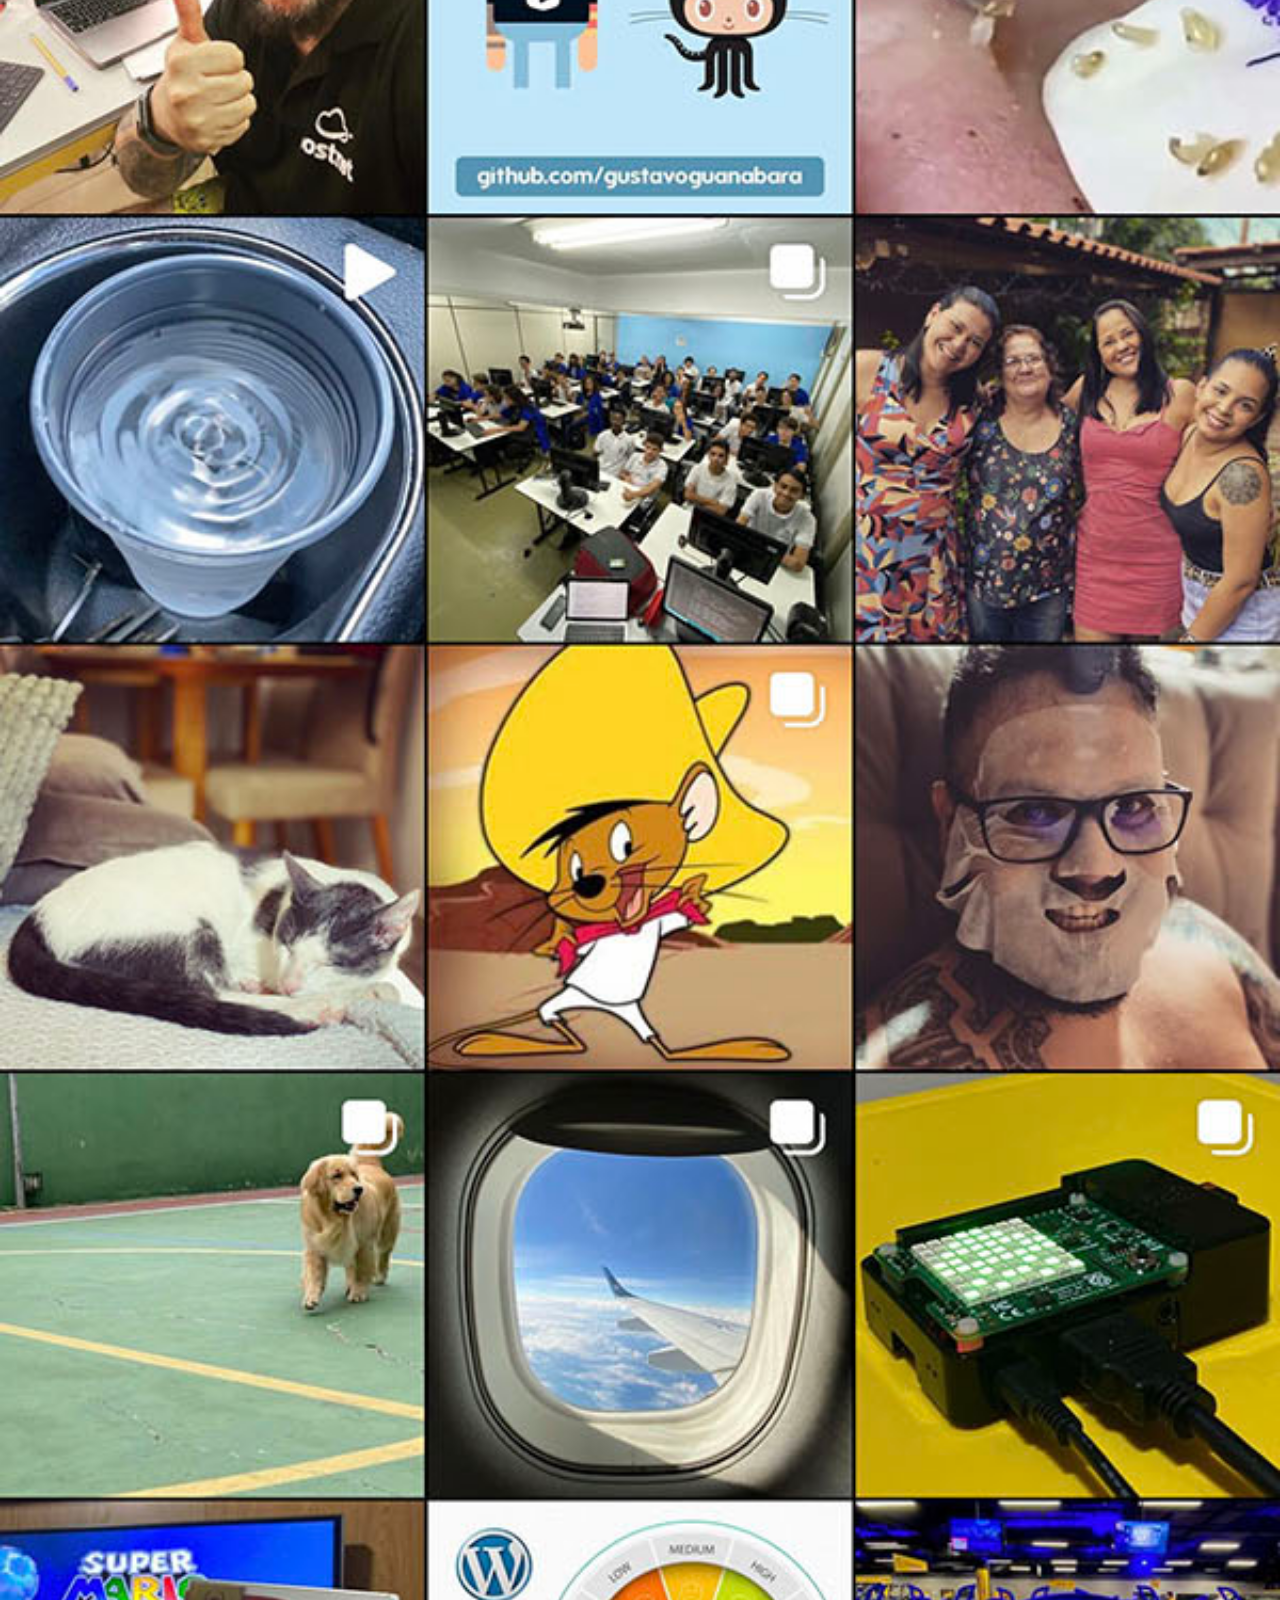
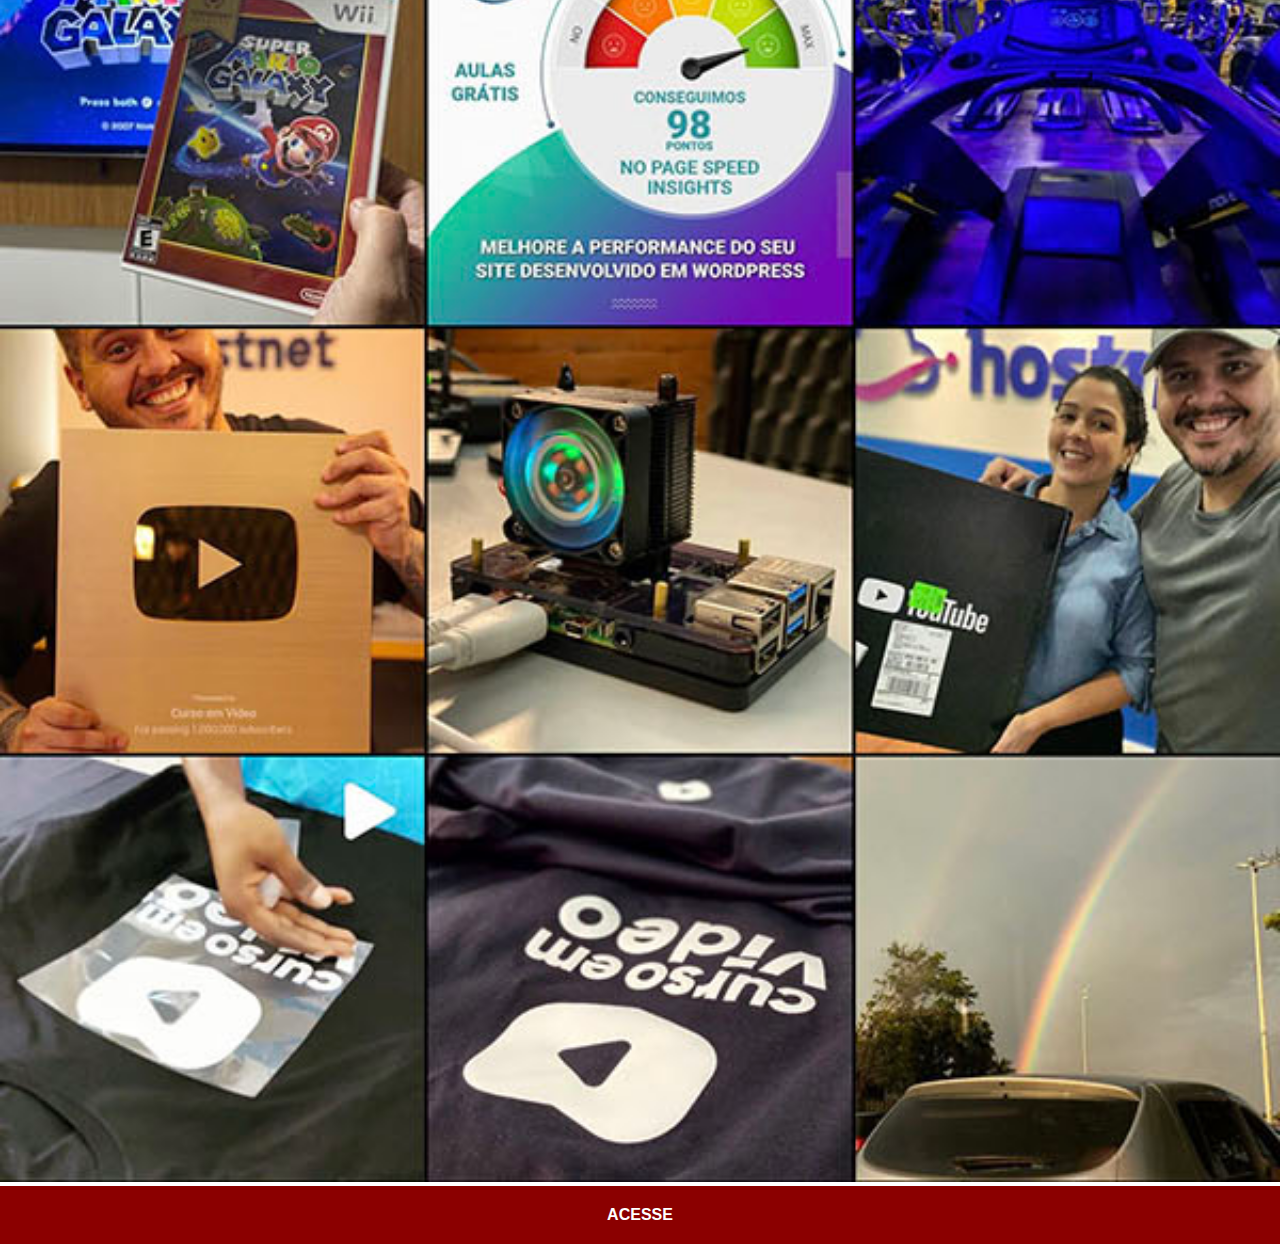
<file: instagram.html>
<!DOCTYPE html>
<html lang="pt-br">
<head>
    <meta charset="UTF-8">
    <meta name="viewport" content="width=device-width, initial-scale=1.0">
    <title>Instagram</title>
    <link rel="stylesheet" href="estilo/social.css">
</head>
<body>
    <img src="imagens/tela-instagram.jpg" alt="Instagram">
    <a href="https://www.instagram.com/gustavoguanabara/" target="_blank">ACESSE</a>
</body>
</html>
</file>
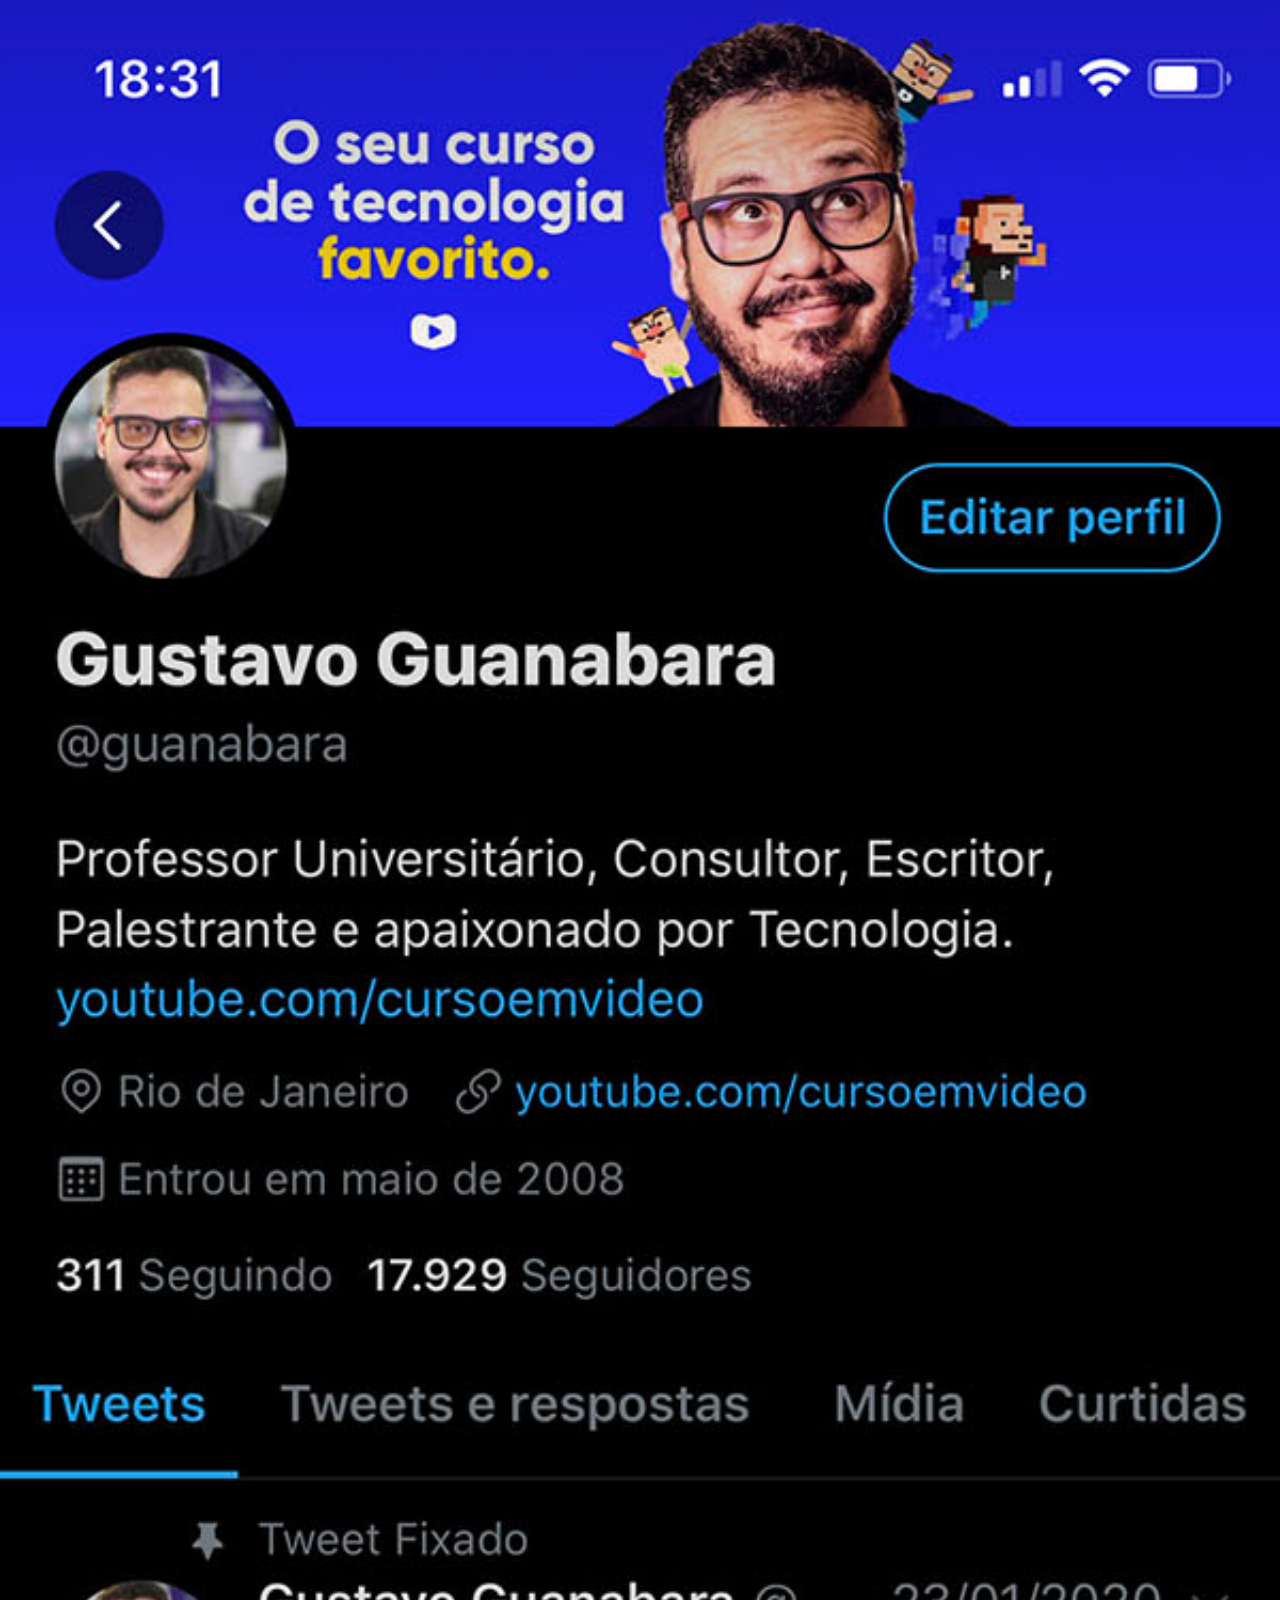
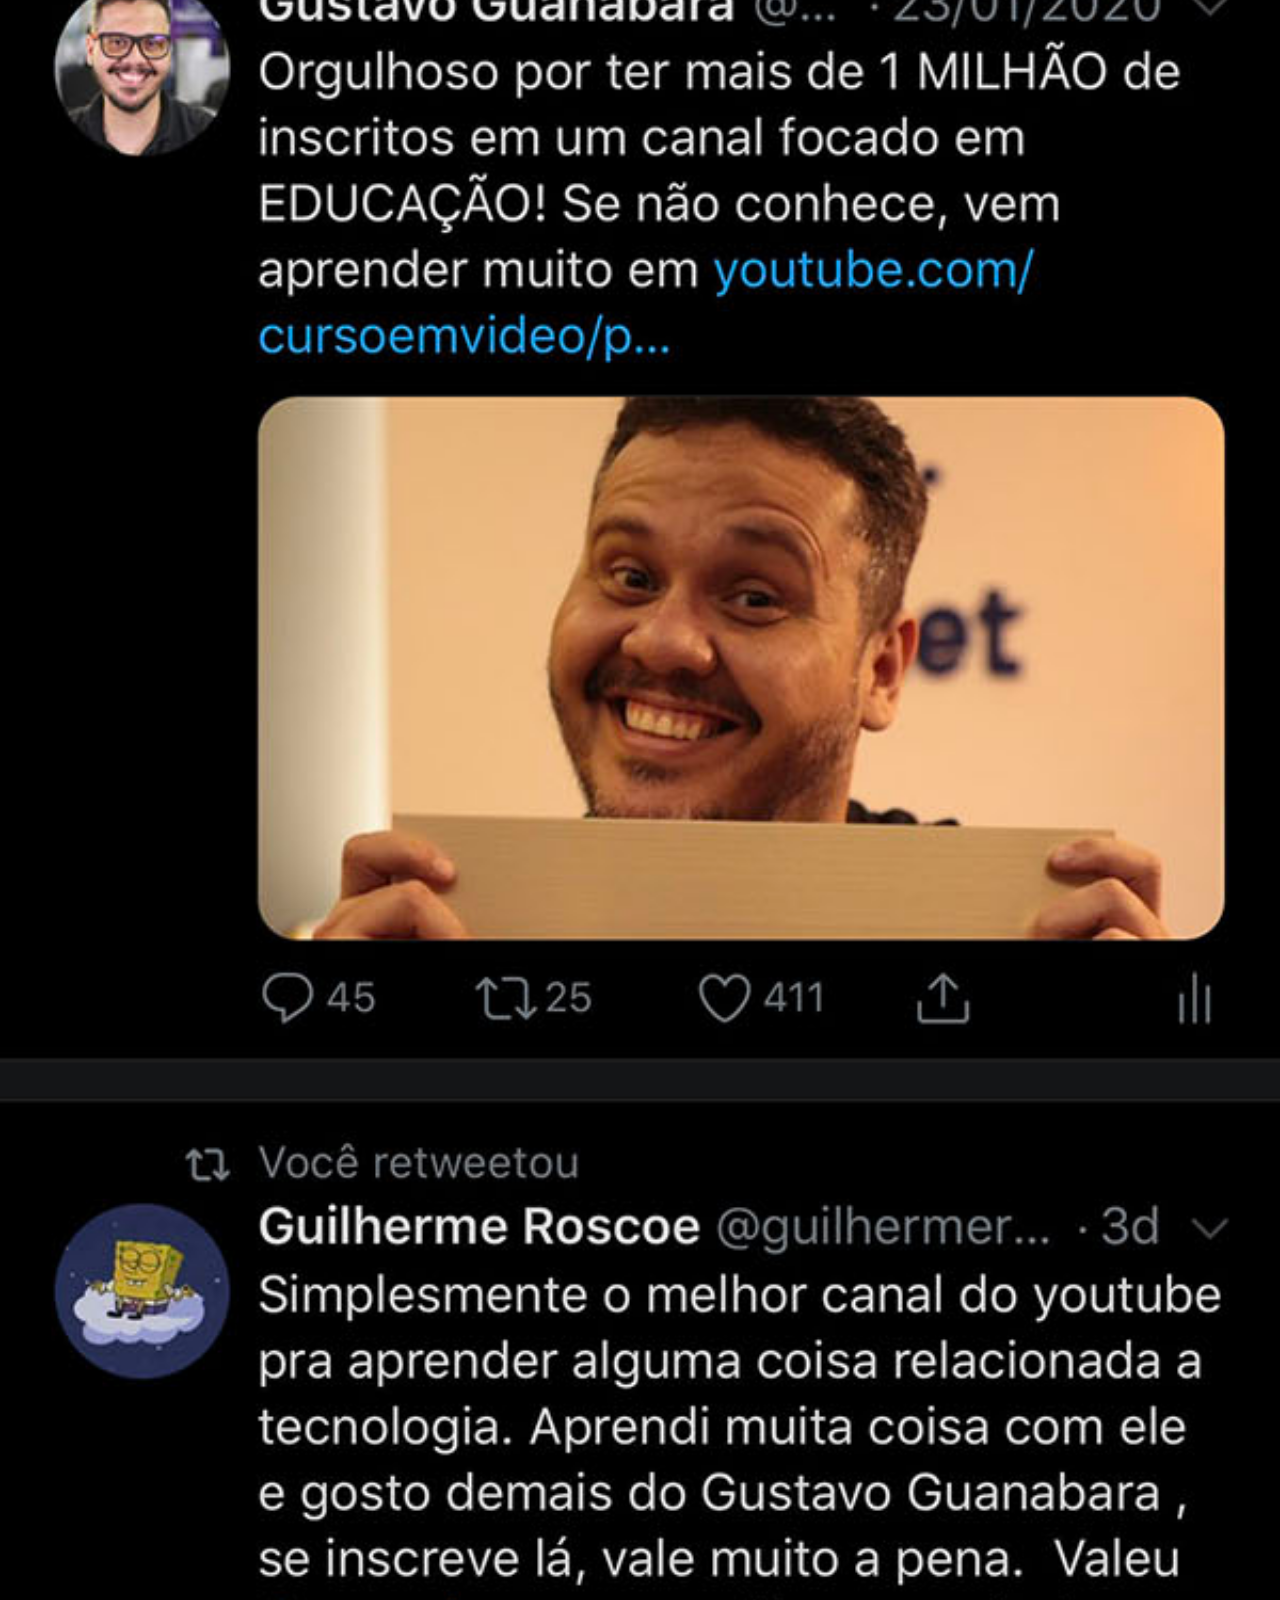
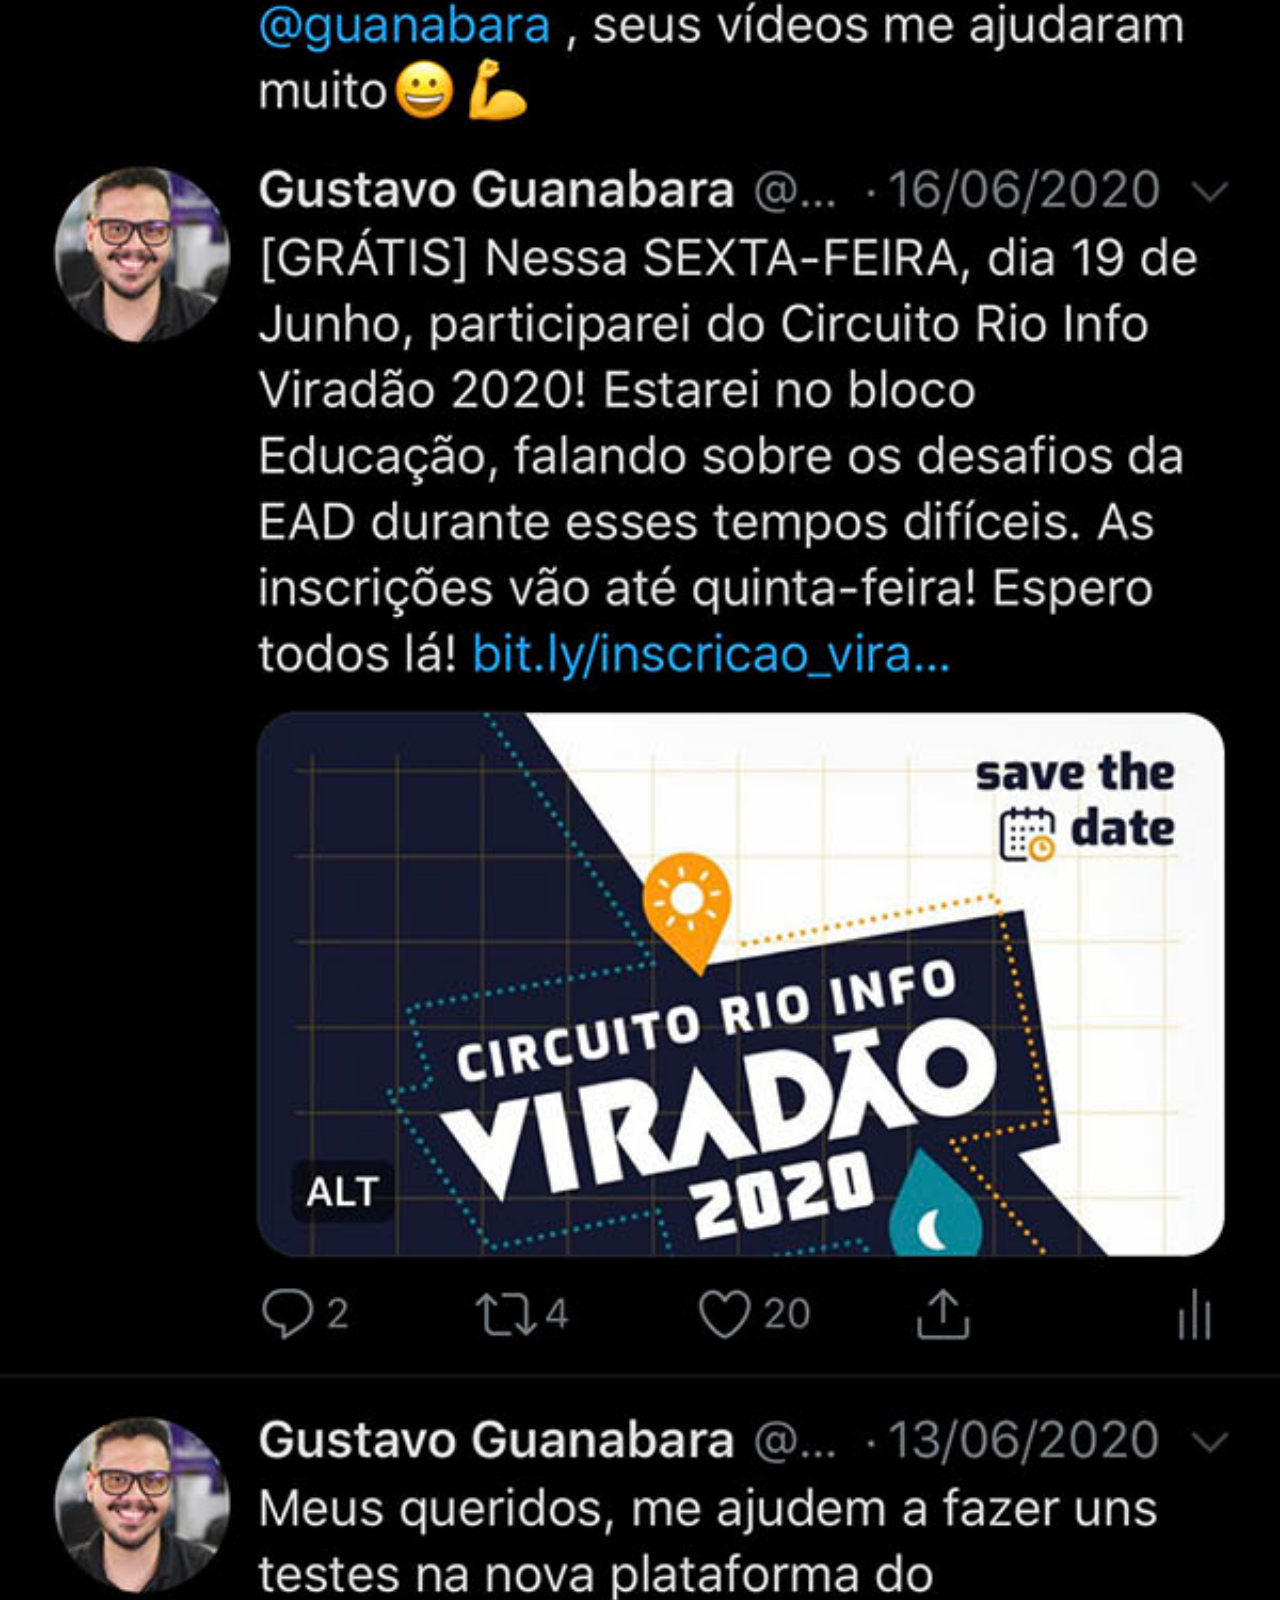
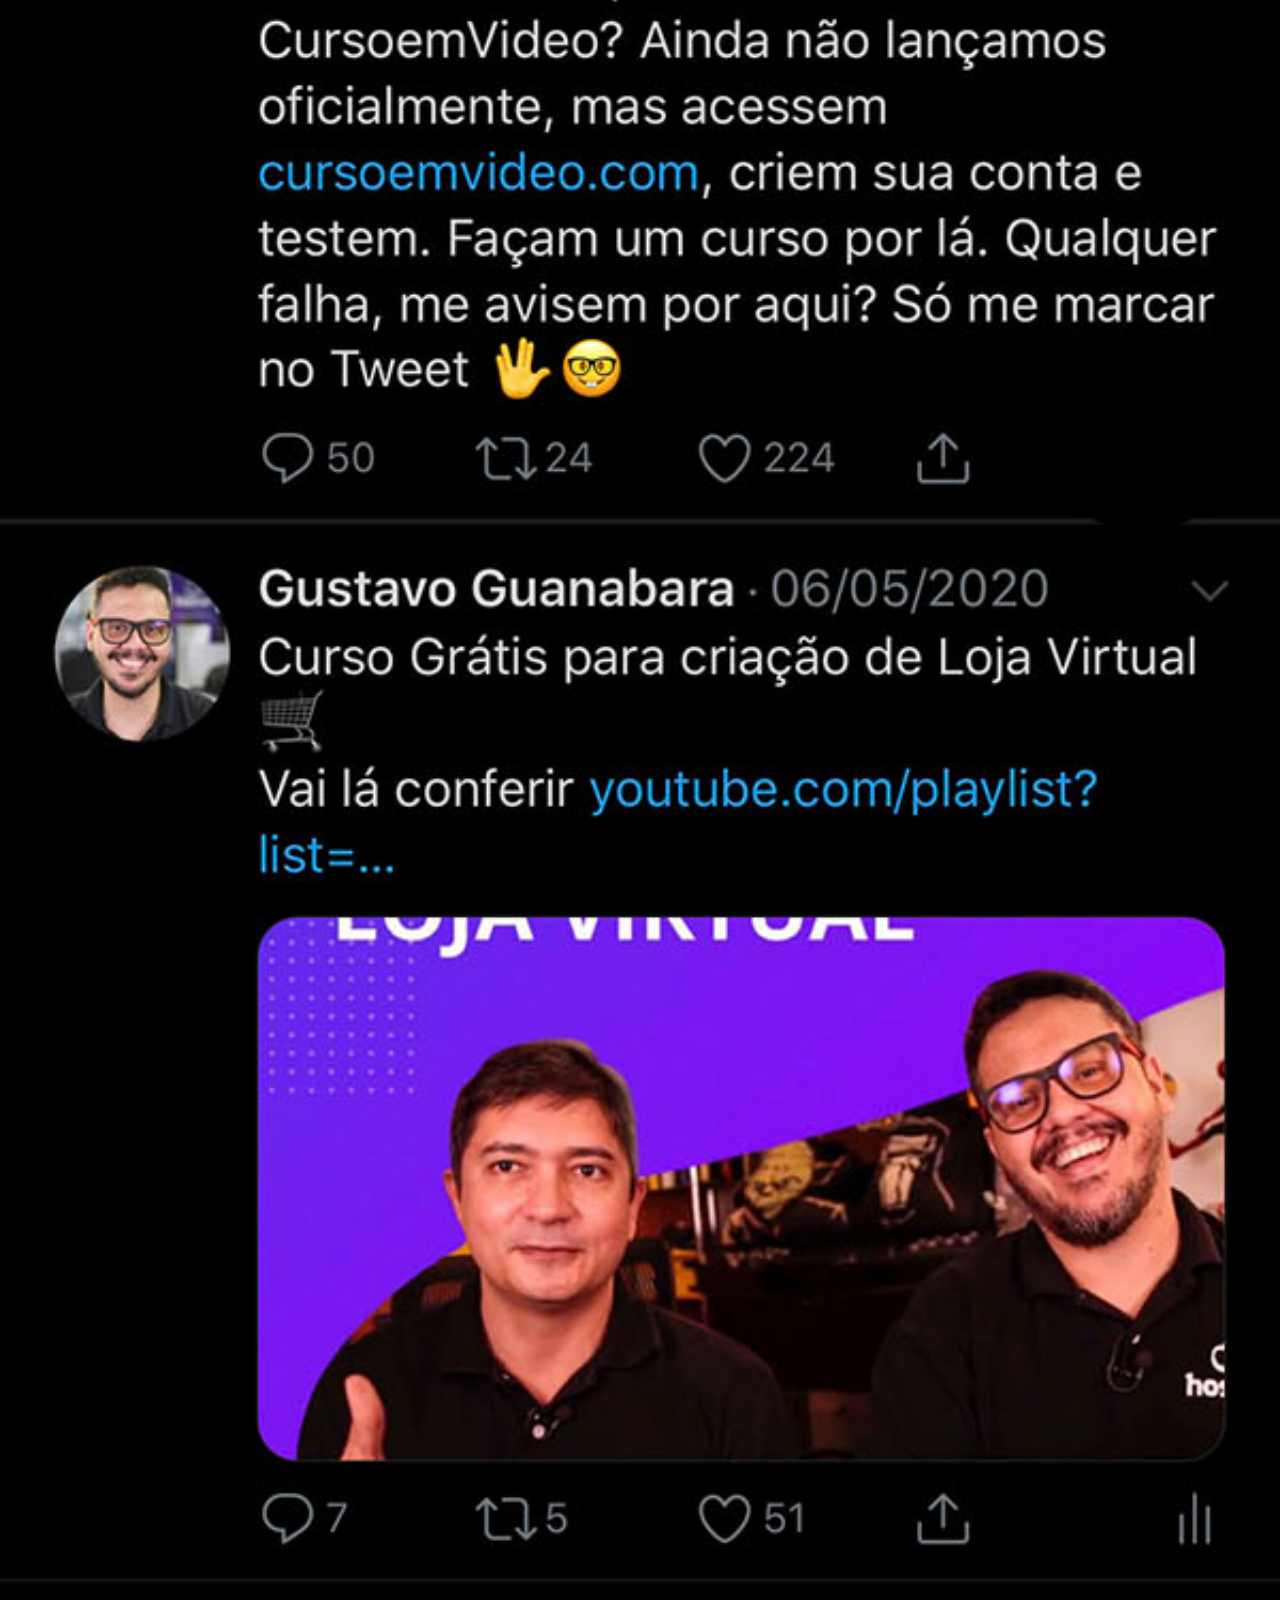
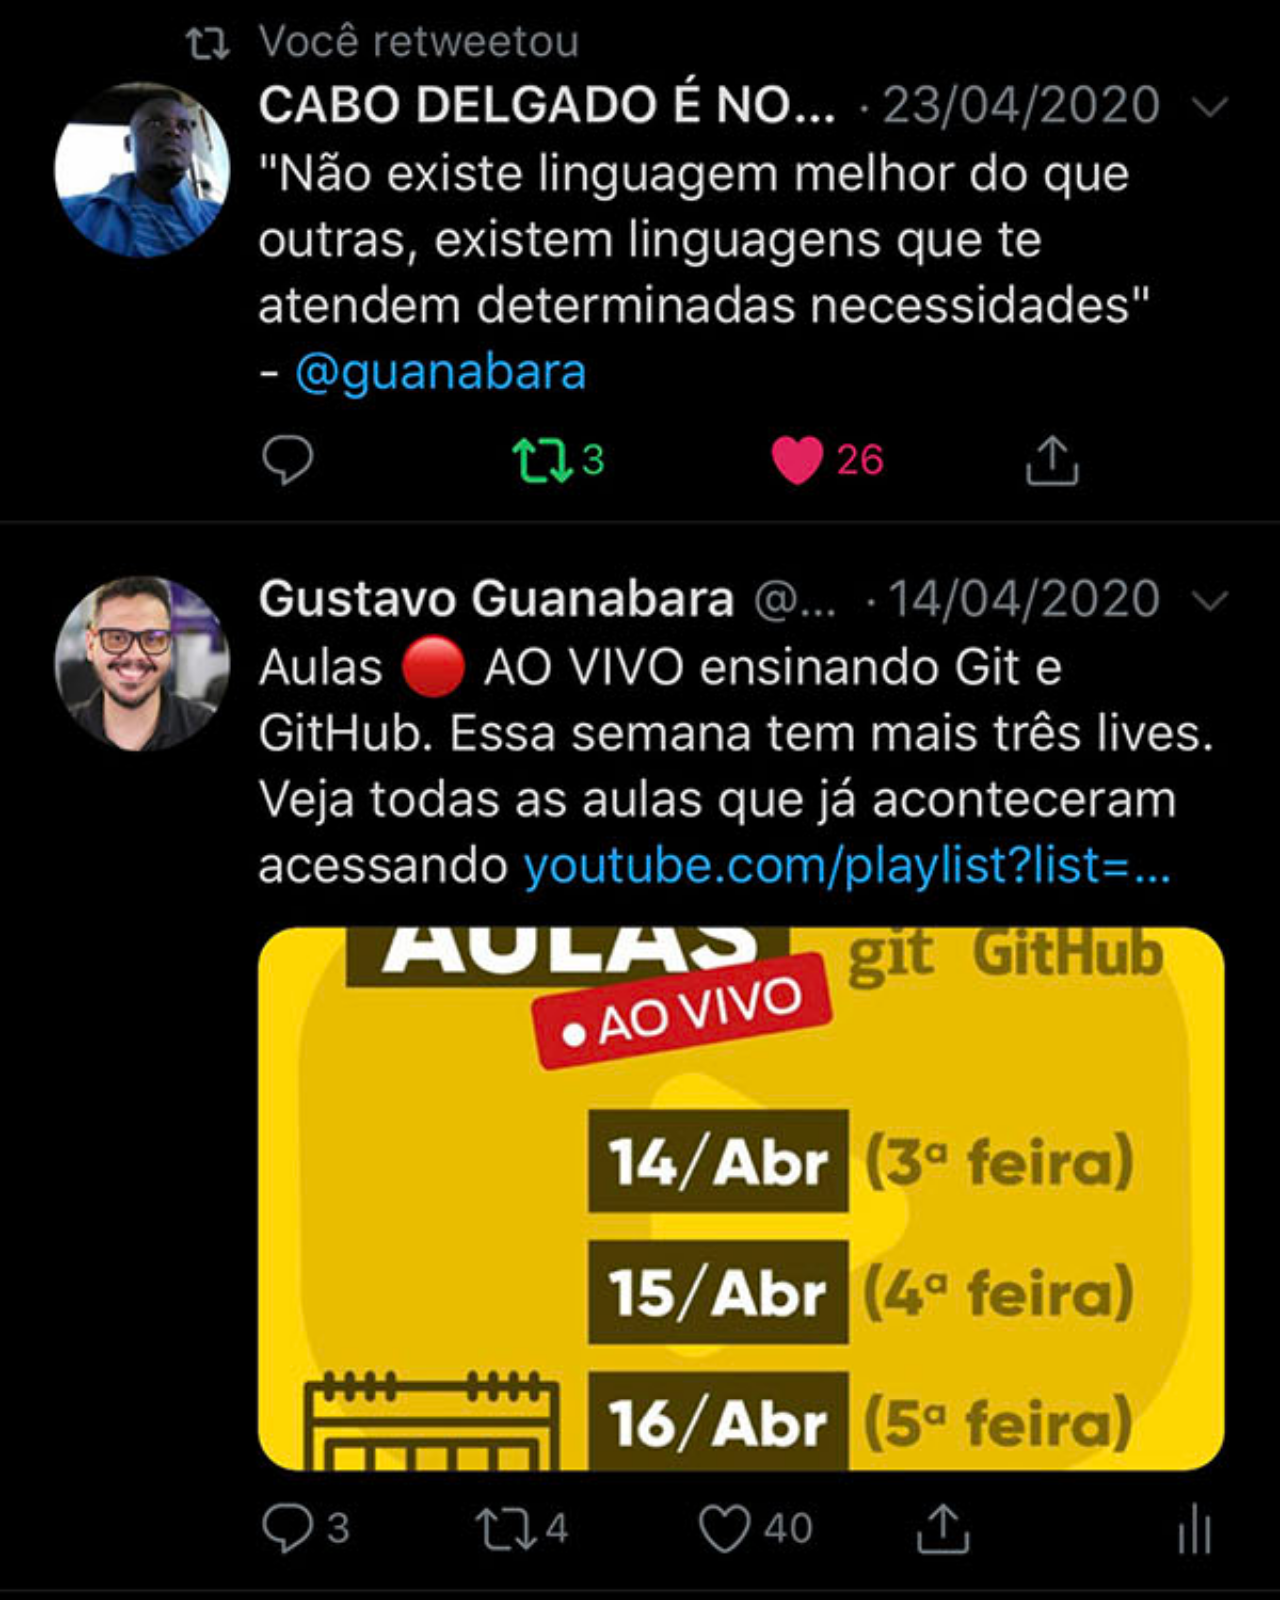
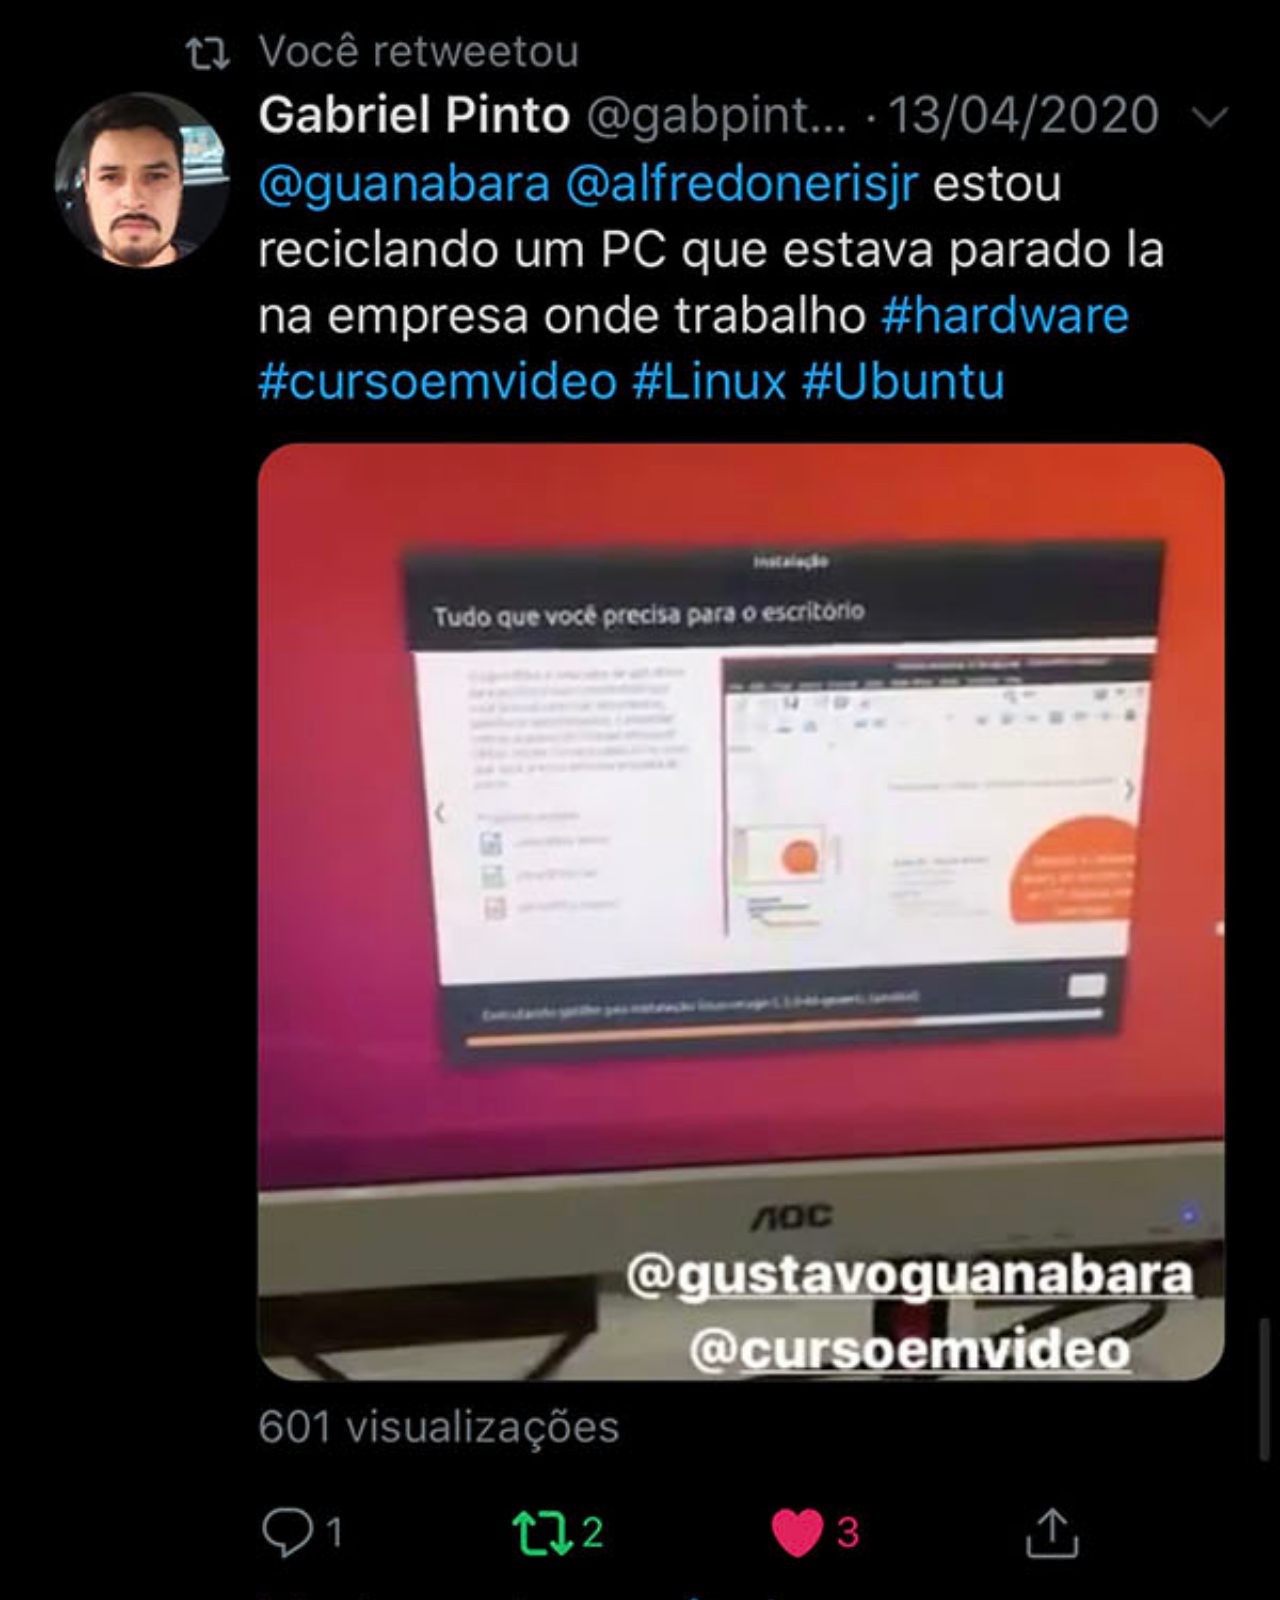
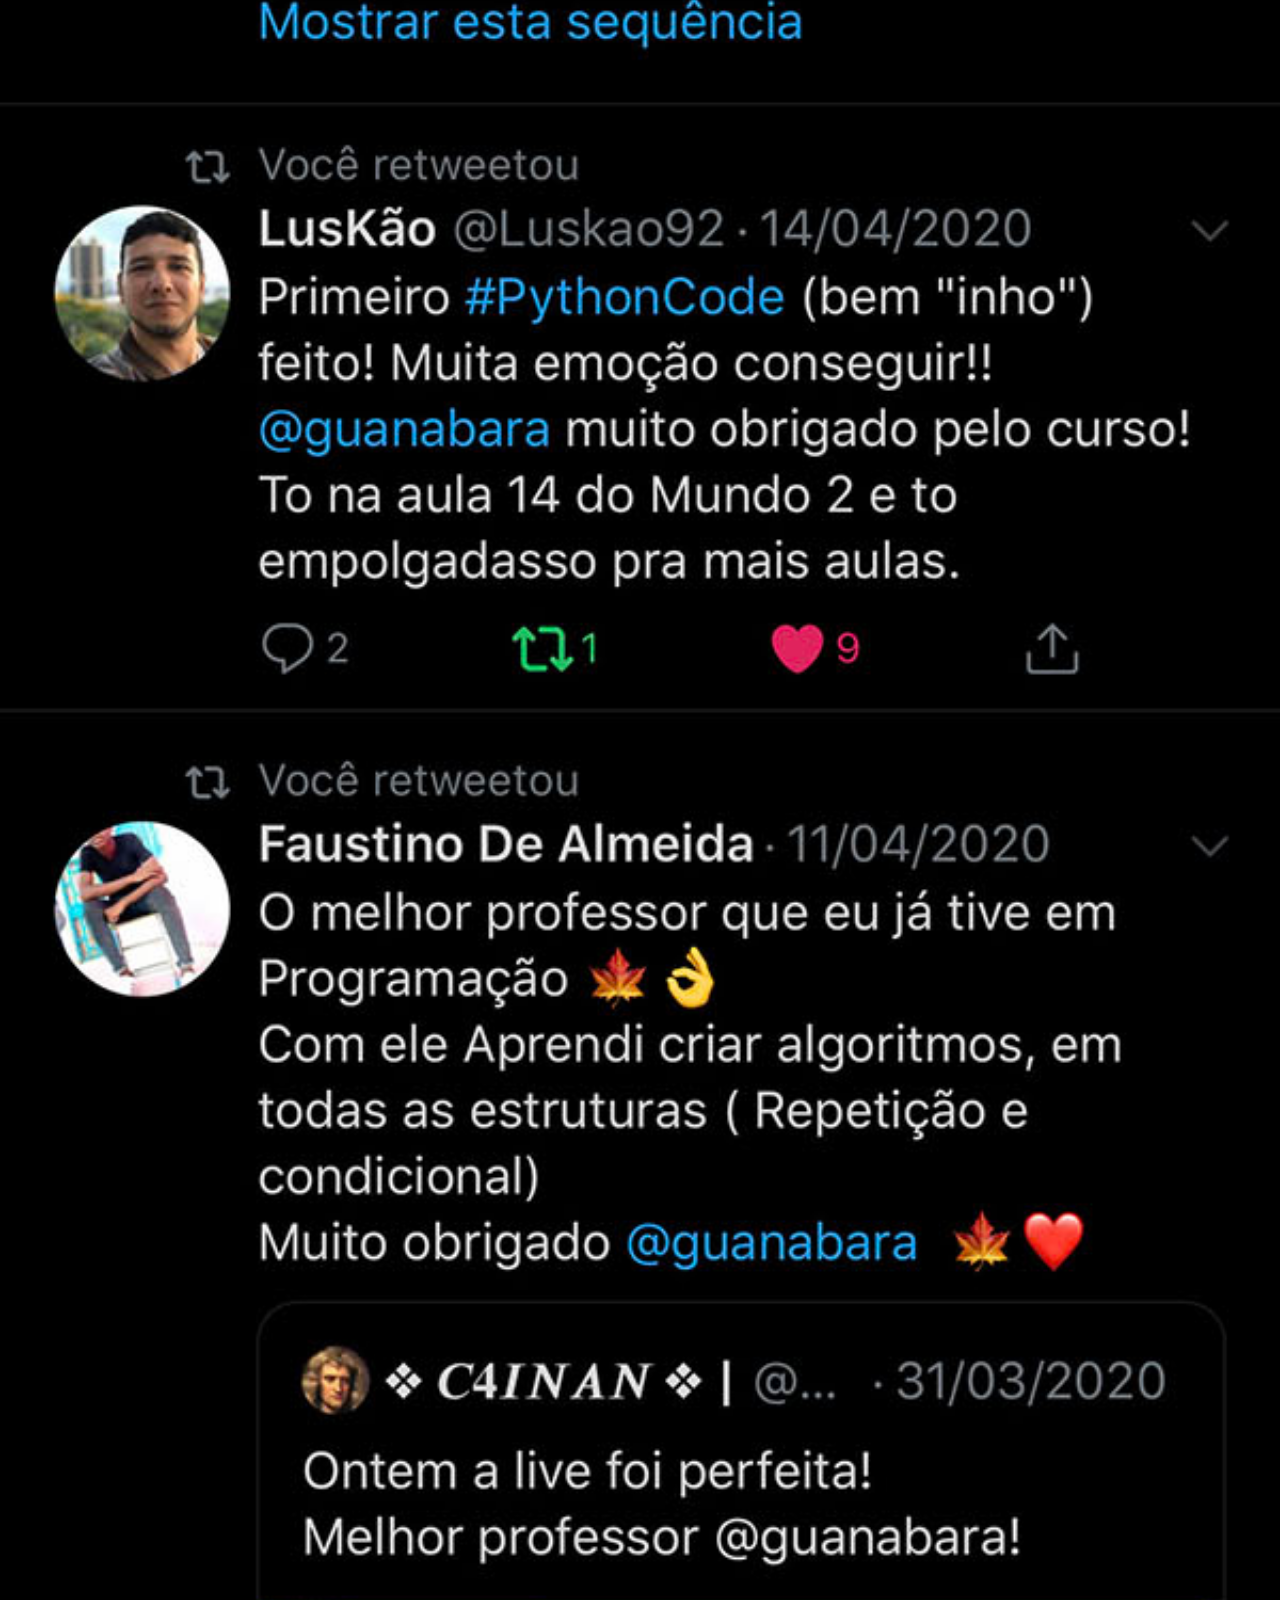
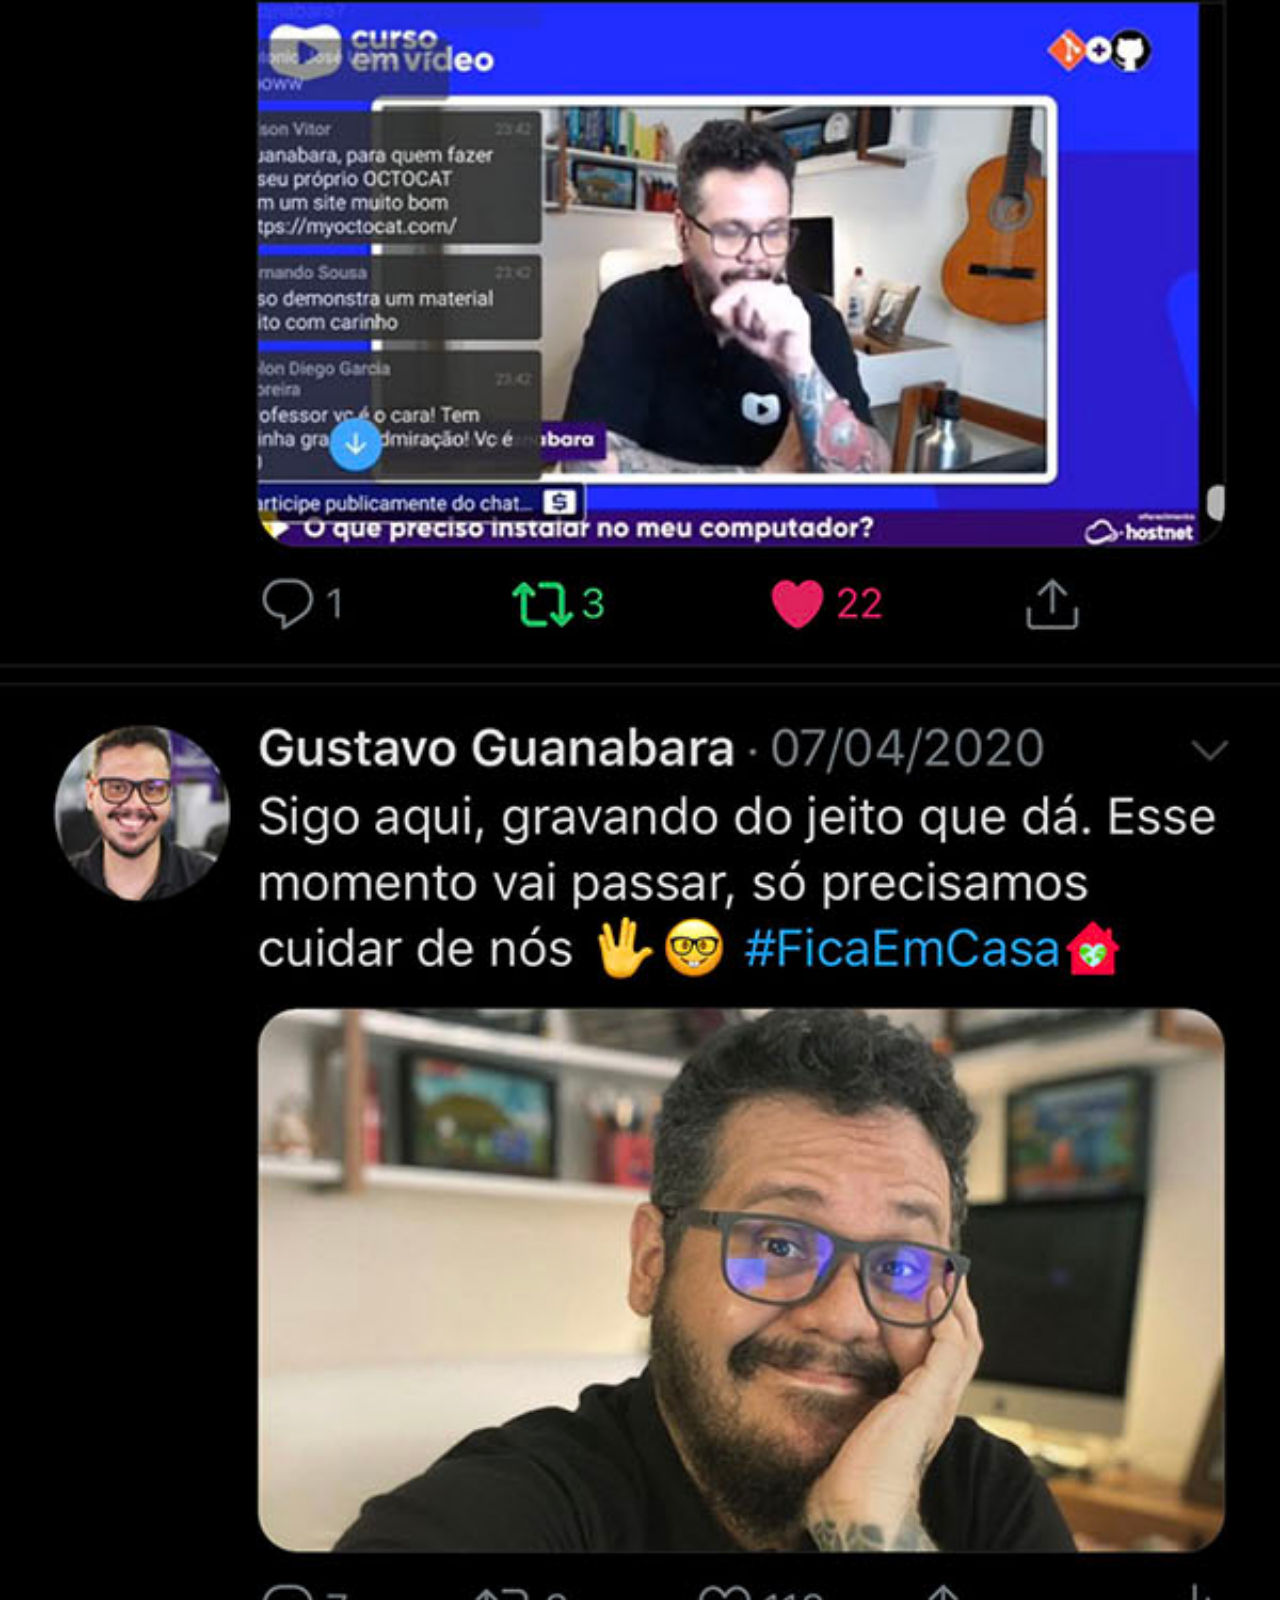
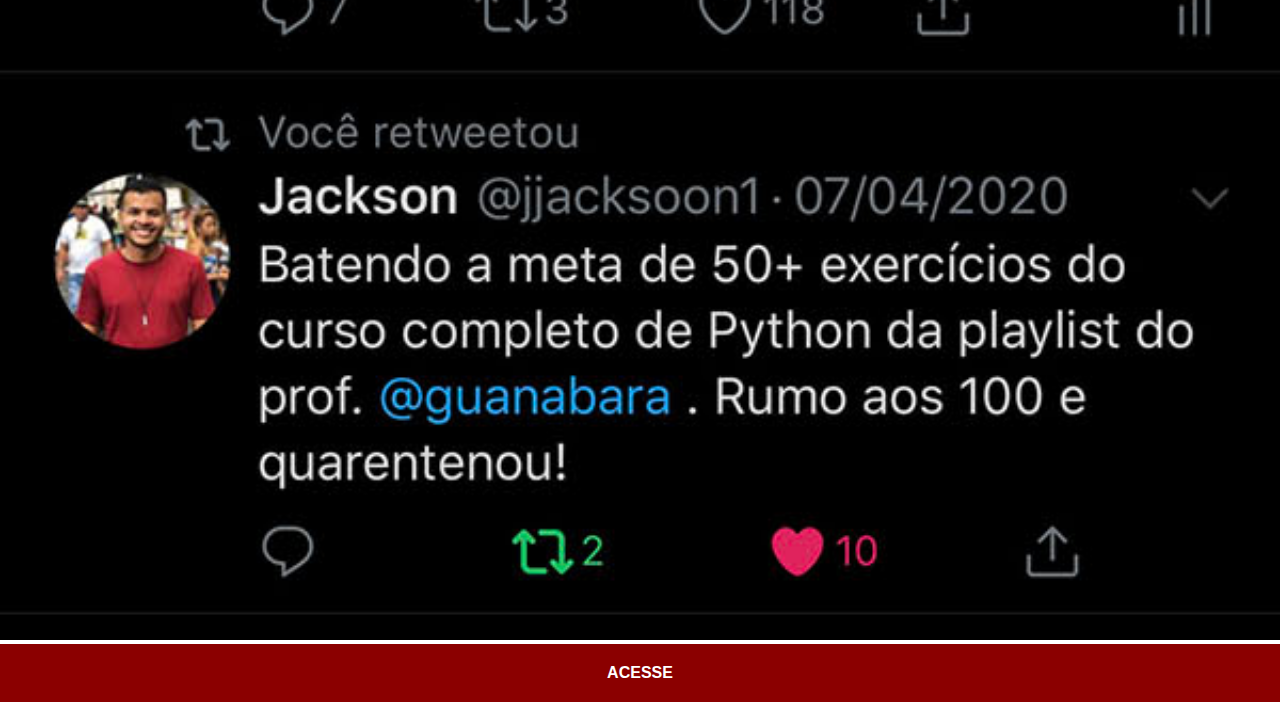
<file: twitter.html>
<!DOCTYPE html>
<html lang="pt-br">
<head>
    <meta charset="UTF-8">
    <meta name="viewport" content="width=device-width, initial-scale=1.0">
    <title>Twitter</title>
    <link rel="stylesheet" href="estilo/social.css">
</head>
<body>
    <img src="imagens/tela-twitter.jpg" alt="Twitter">
    <a href="https://x.com/guanabara" target="_blank">ACESSE</a>
</body>
</html>
</file>
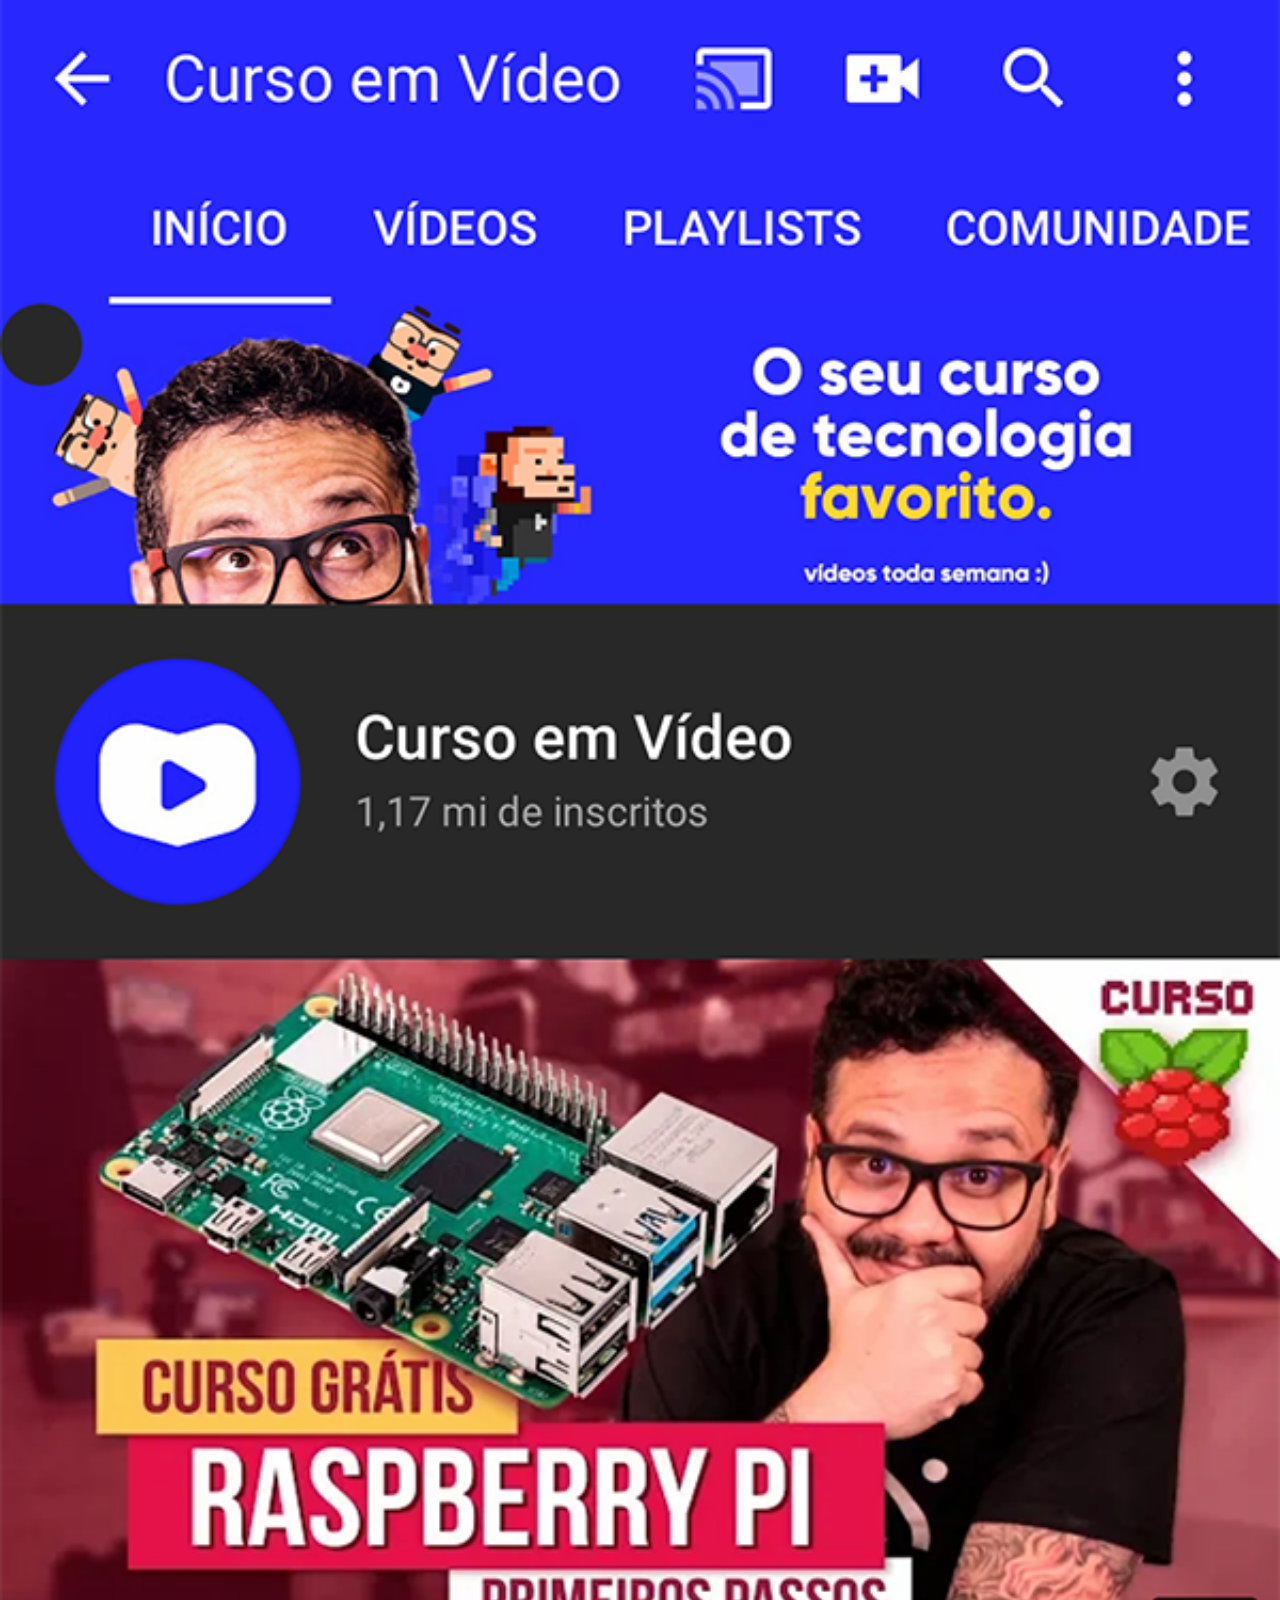
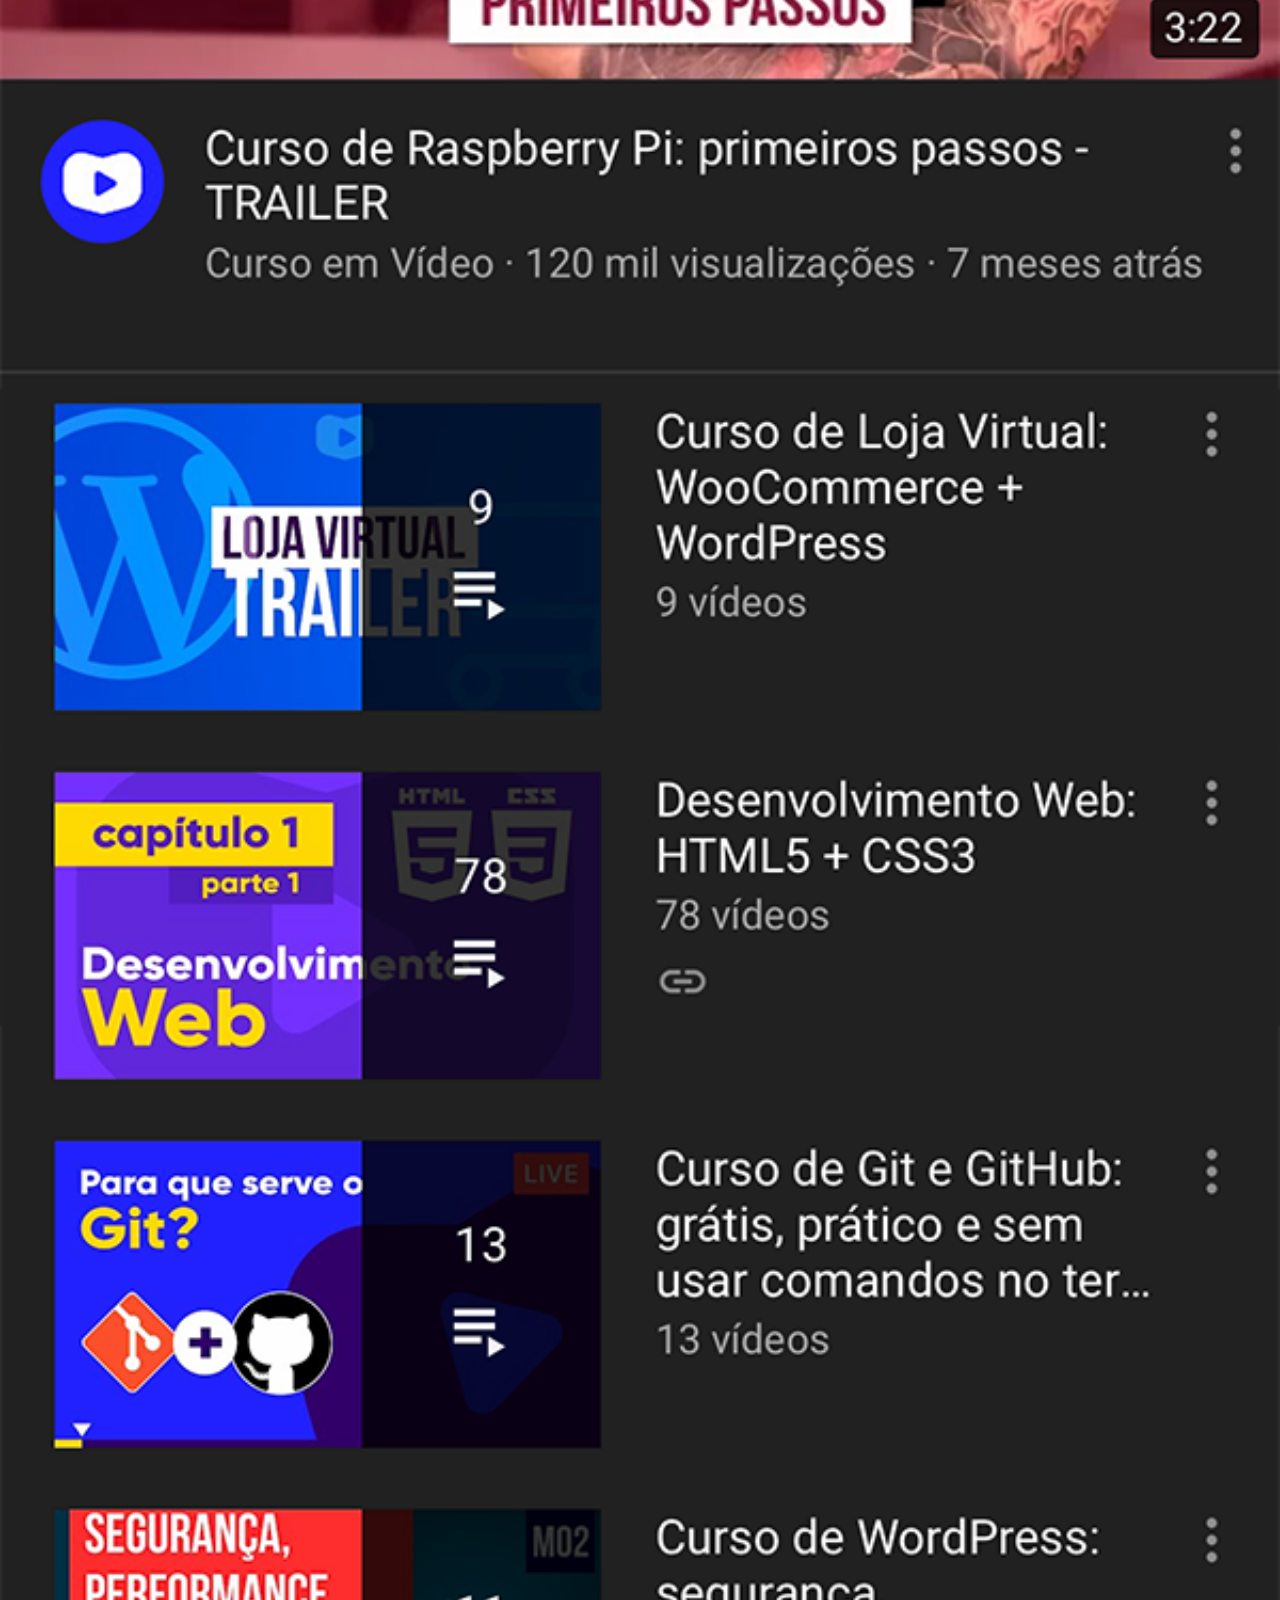
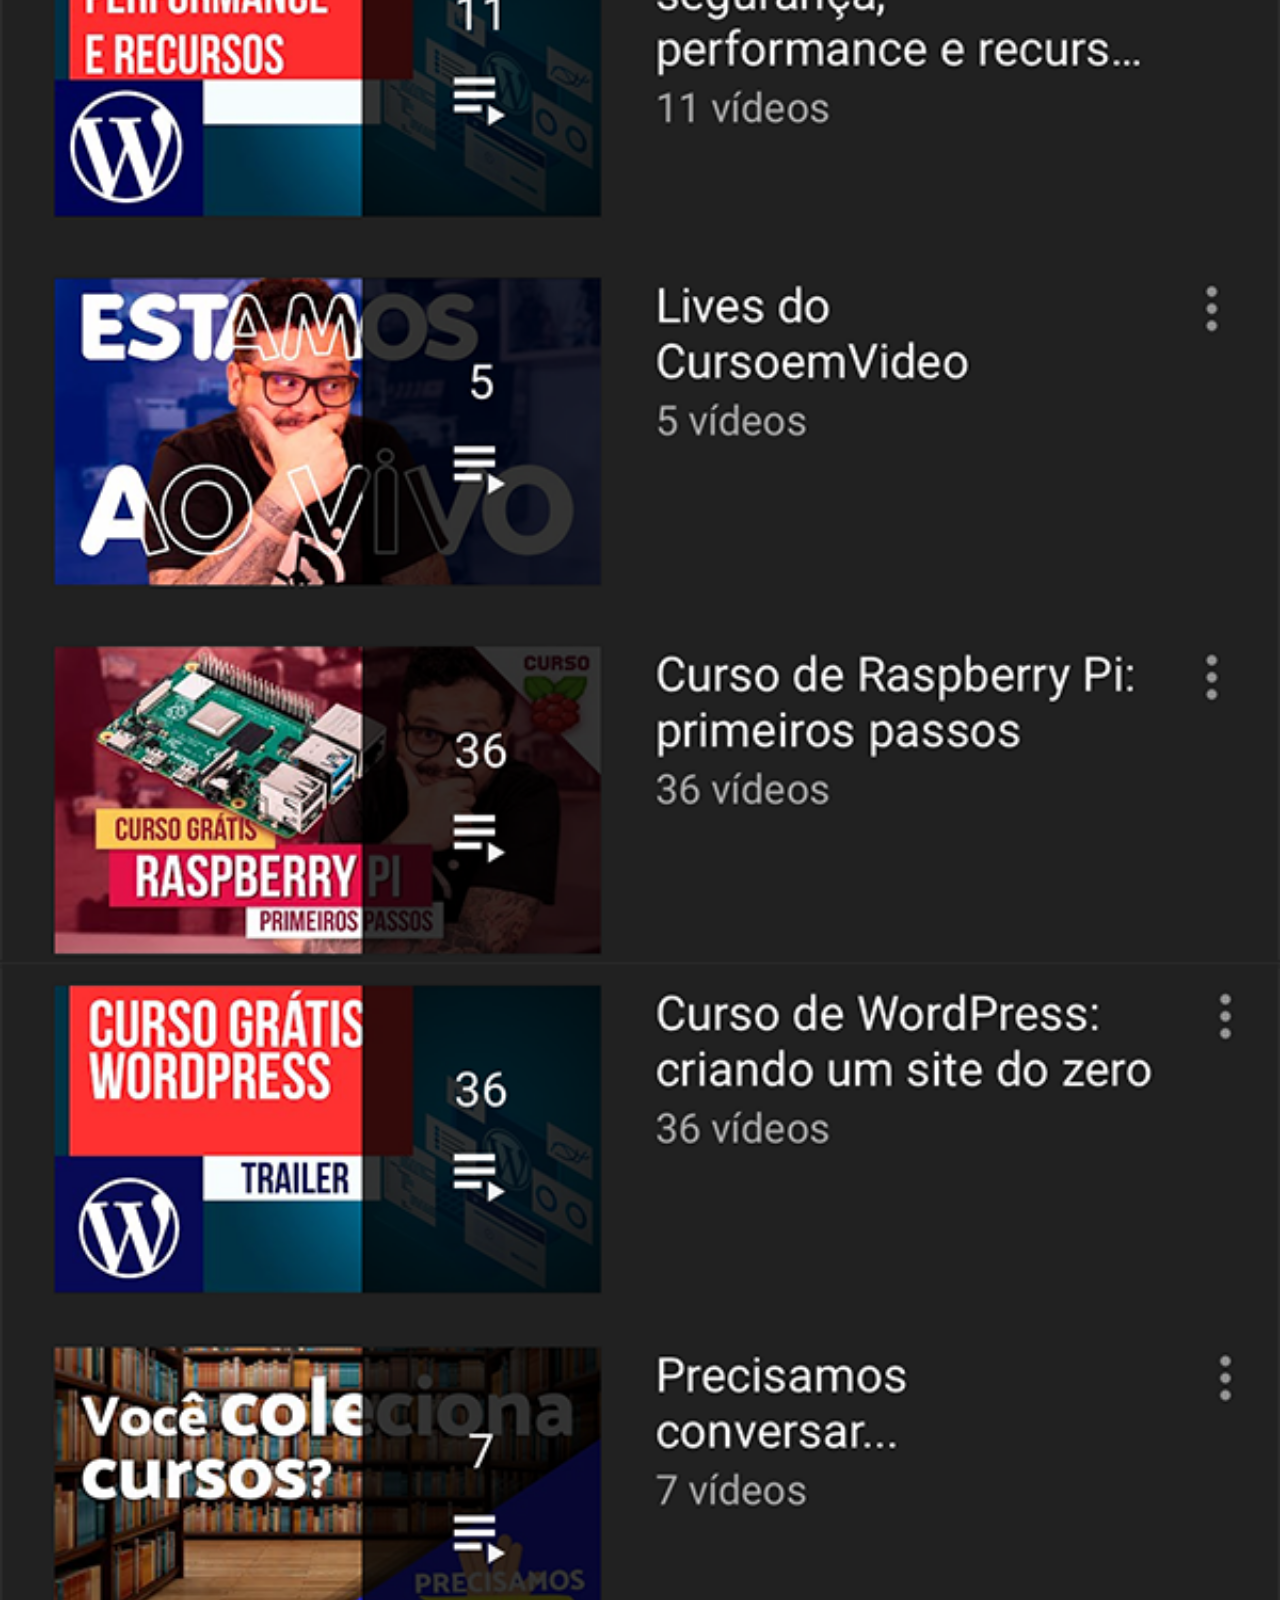
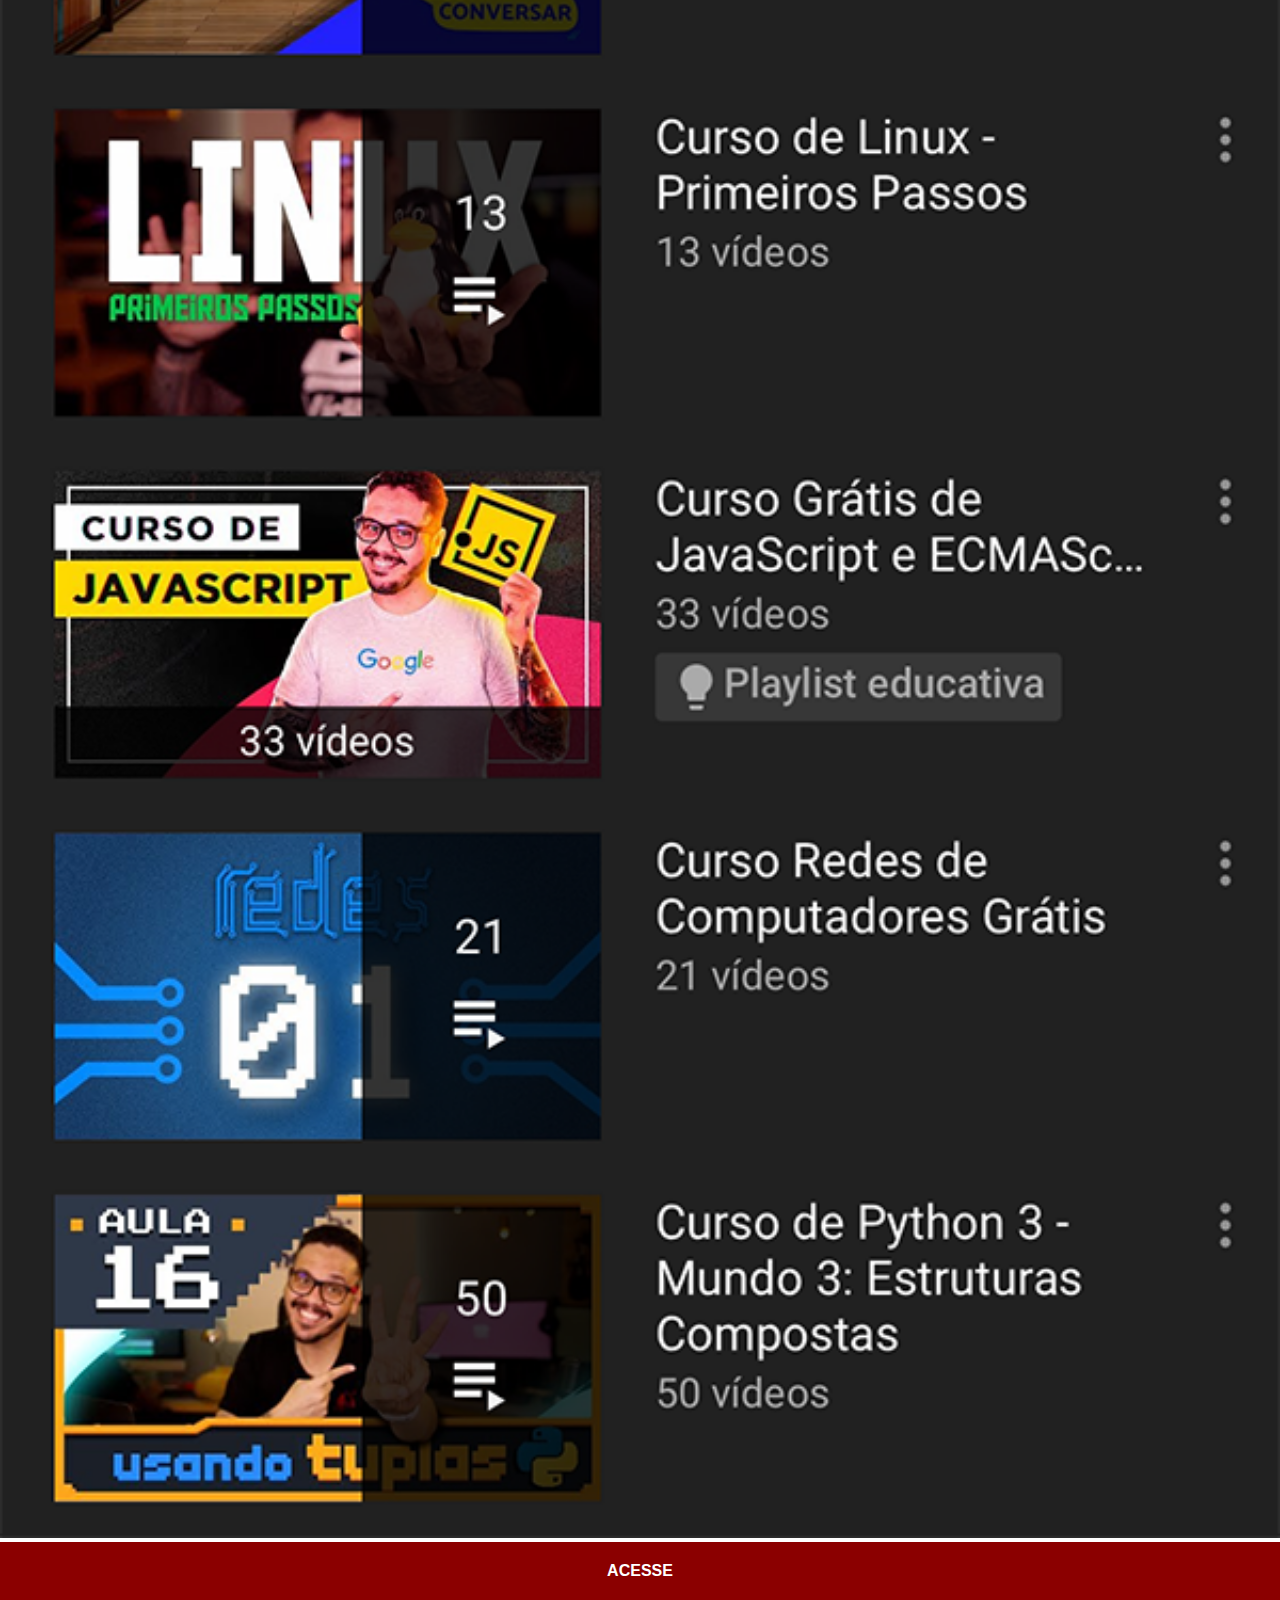
<file: youtube.html>
<!DOCTYPE html>
<html lang="pt-br">
<head>
    <meta charset="UTF-8">
    <meta name="viewport" content="width=device-width, initial-scale=1.0">
    <title>YouTube</title>
  <link rel="stylesheet" href="estilo/social.css">
    </style>
</head>
<body>
    <img src="imagens/tela-youtube.png" alt="YouTube">
    <a href="https://www.youtube.com/channel/UCrWvhVmt0Qac3HgsjQK62FQ" target="_blank">ACESSE</a>
</body>
</html>
</file>
<file: estilo/style.css>
@charset "UTF-8";

* {
    margin: 0px;
    padding: 0px;
    font-family: Arial, Helvetica, sans-serif;
}

html, body {
    height: 100vh;
    width: 100vw;

}

body {
    background: url('../imagens/fundo-madeira.jpg') no-repeat top center;
    background-size: cover;
    background-attachment: fixed;
}

main {
    height: 100vh;
    position: relative;
}

section#telefone{
    height: 627px;
    width: 311px;
    position: absolute;
    top: 50%;
    left: 50%;
    transform: translate(-50%, -50%);
    background: url('../imagens/frame-iphone.png') no-repeat;
}

iframe#tela {
    position: relative;
    top: 80px;
    left: 22px;
    width: 266px;
    height: 471px;
}

section#redes-sociais {
    text-align: right;
}

section#redes-sociais img {
    width: 50px;
    margin: 10px;
    border-radius: 50%;
    box-shadow: 2px 2px 5px rgba(0, 0, 0, 0.401);
    box-sizing: border-box;
}

section#redes-sociais img:hover {
    border: 2px solid rgba(255, 255, 255, 0.634);
    transform: translate( -3px, -3px);
    box-shadow: 5px 5px 10px rgba(0, 0, 0, 0.603);
    transition: transform 0.5s, border 0.6s;

}
</file>
<file: estilo/social.css>
@charset "UTF-8";

* { 
    margin: 0px;
    padding: 0px;
    font-family: Arial, Helvetica, sans-serif;
}

::-webkit-scrollbar {
    width: 0px;
    height: 0px;
}
img {
    width: 100vw;

}
a {
    display: block;
    background-color: darkred;
    padding: 20px;
    text-align: center;
    font-weight: bold;
    text-decoration: none;
    color: white;
}

a:hover {
    background-color: red;
}
</file>
